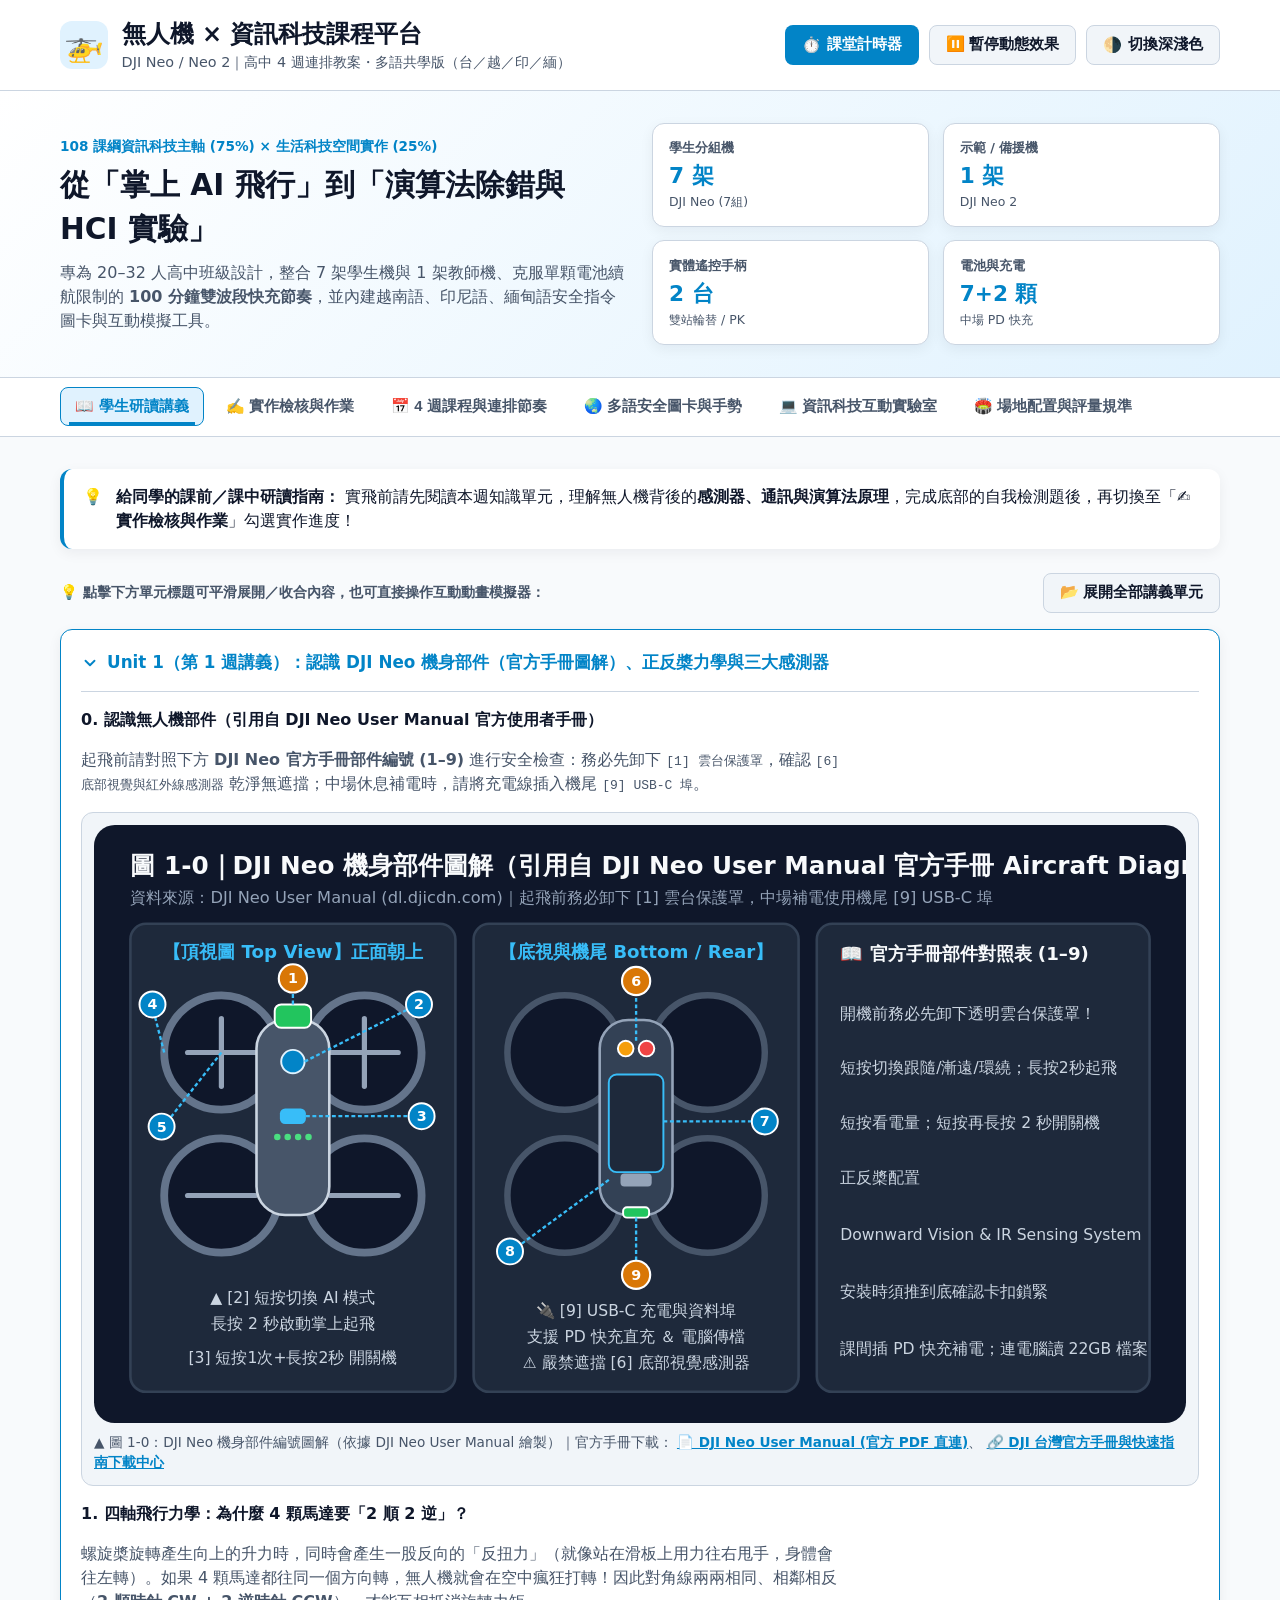
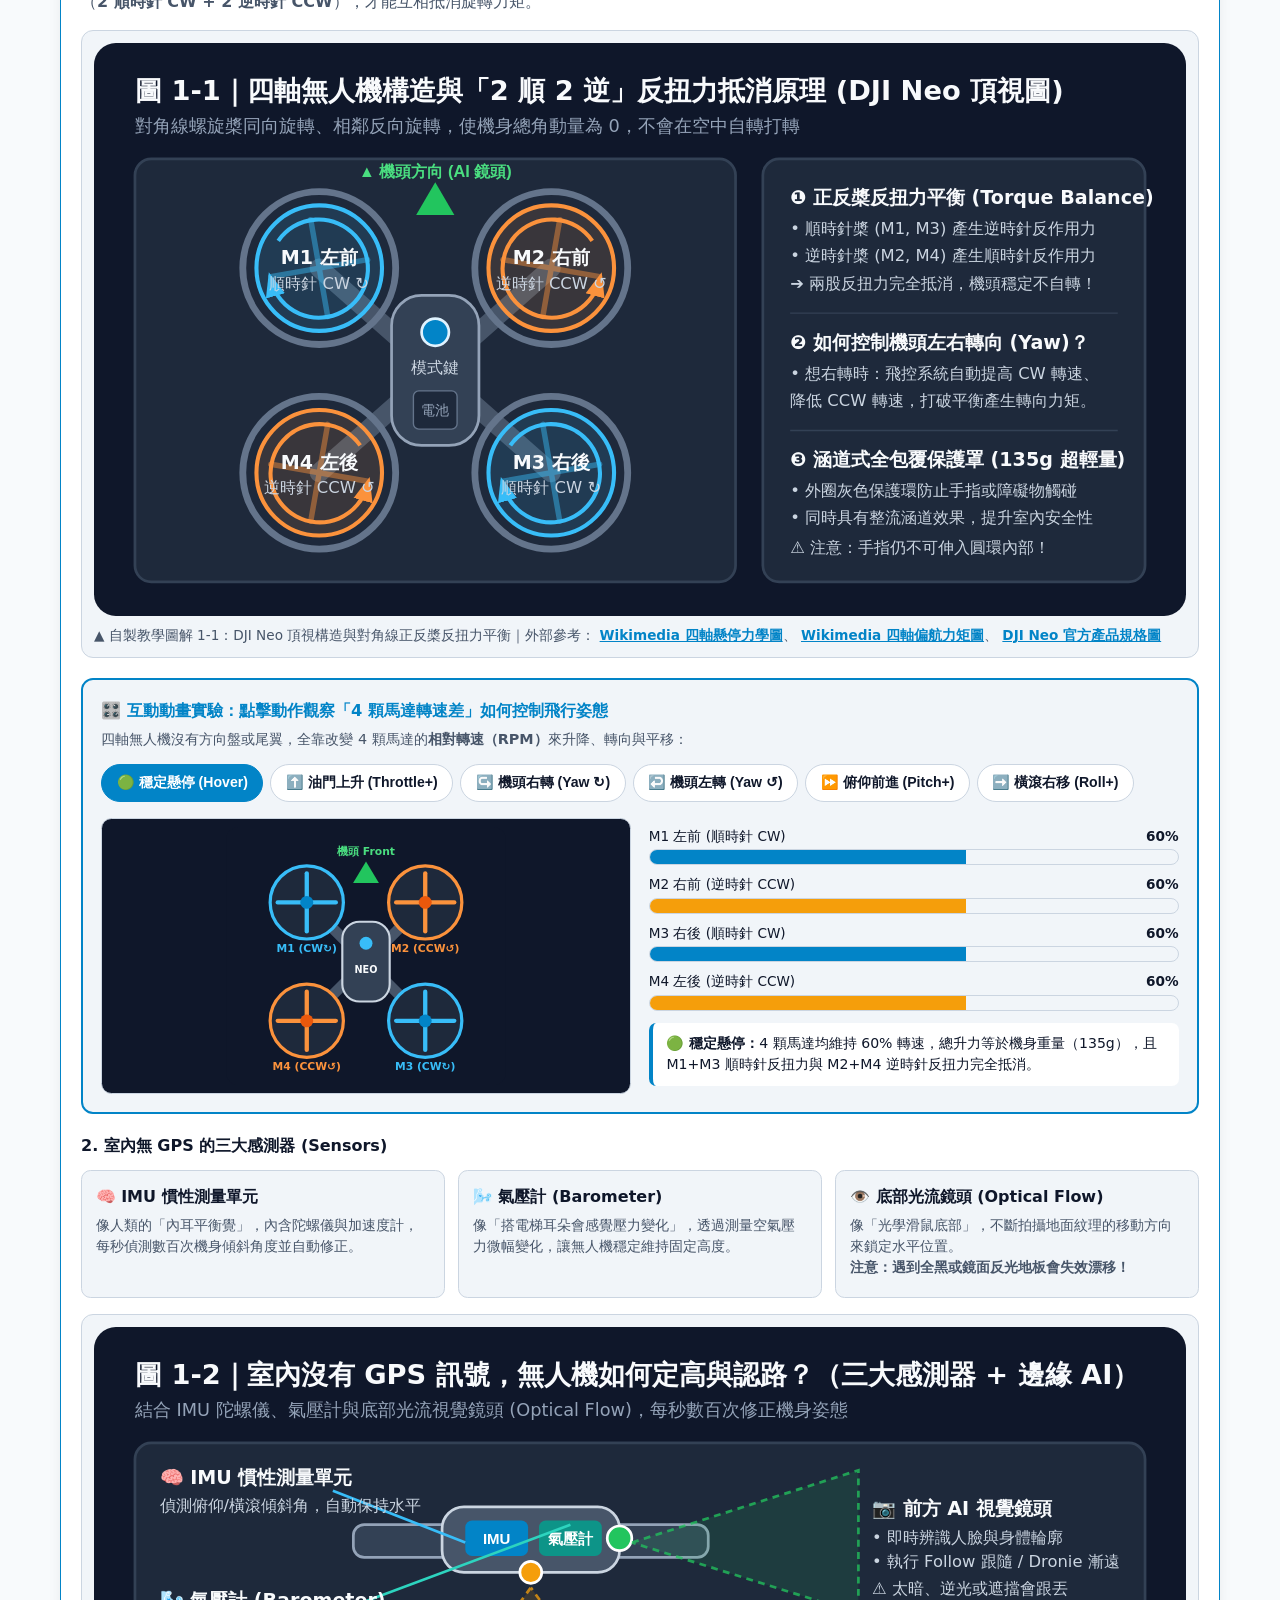
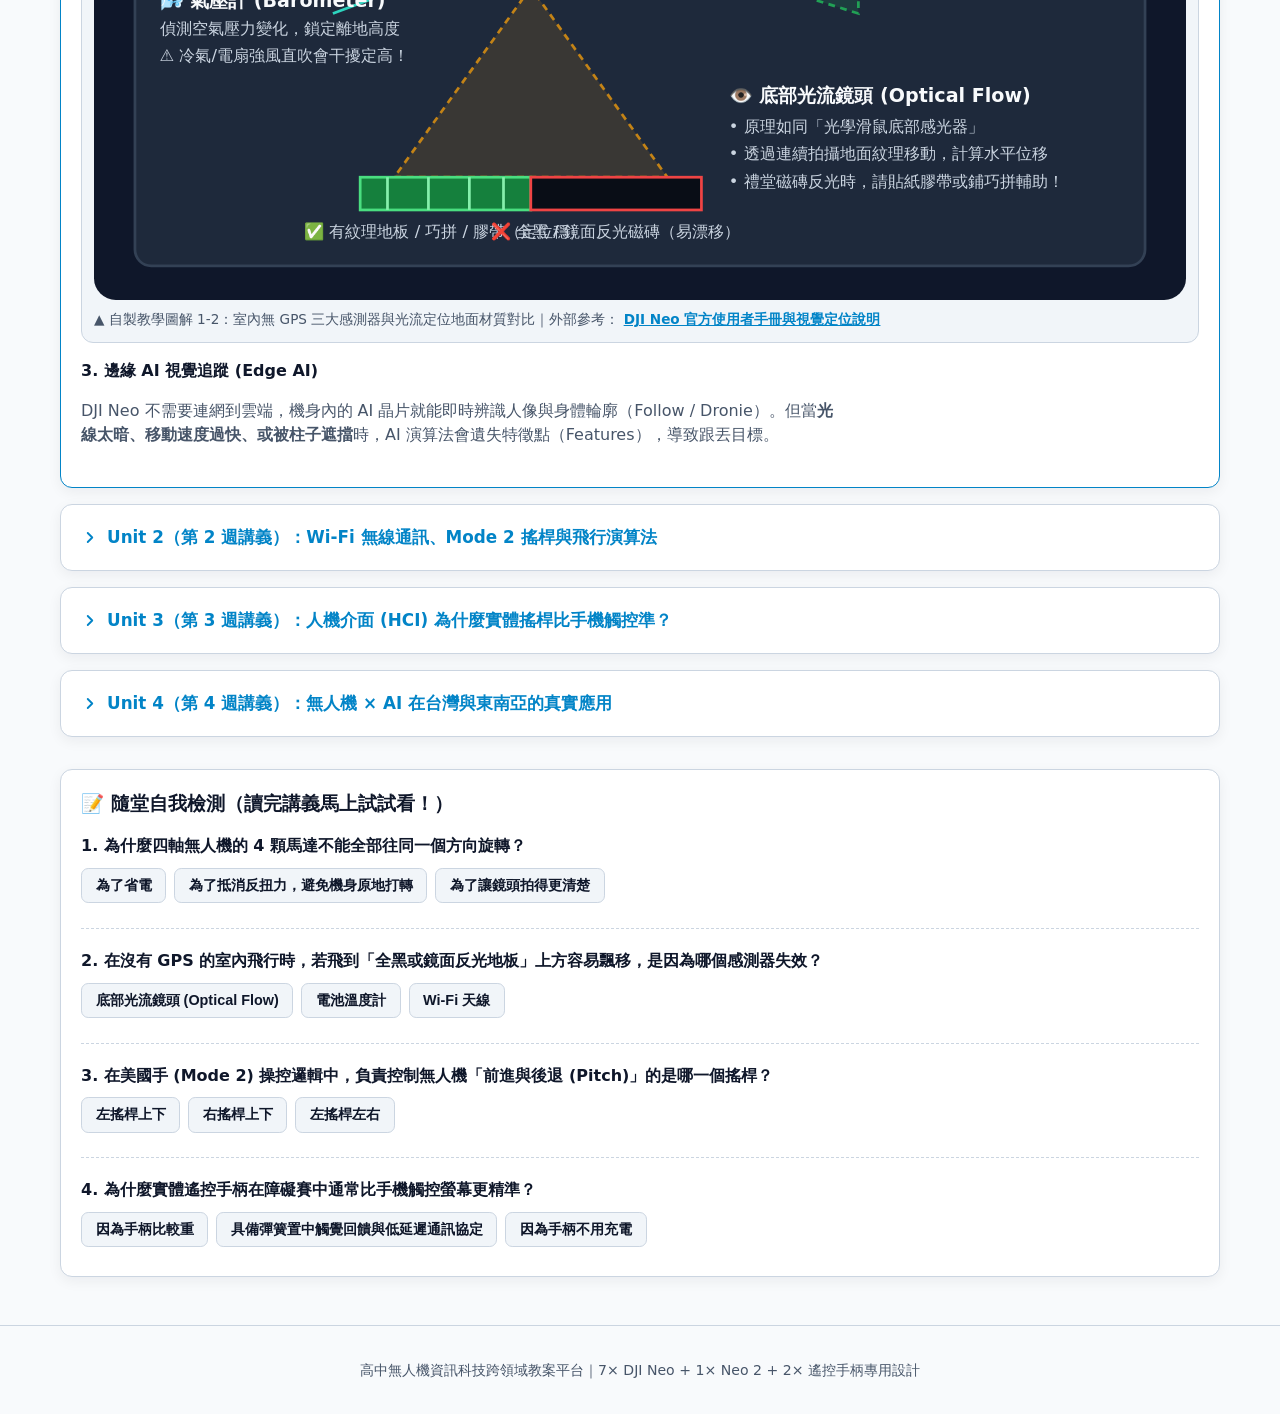
<file: index.html>
<!DOCTYPE html>
<html lang="zh-Hant">
<head>
  <meta charset="UTF-8" />
  <meta name="viewport" content="width=device-width, initial-scale=1.0" />
  <title>無人機 × 資訊科技｜4 週高中跨文化課程網站</title>
  <link rel="stylesheet" href="website/styles.css" />
</head>
<body>
  <a href="#main-content" class="skip-link">跳至主要內容 (Skip to main content)</a>

  <header class="site-header">
    <div class="container header-inner">
      <div class="brand">
        <span class="brand-badge" aria-hidden="true">🚁</span>
        <div>
          <h1 class="site-title">無人機 × 資訊科技課程平台</h1>
          <p class="site-subtitle">DJI Neo / Neo 2｜高中 4 週連排教案・多語共學版（台／越／印／緬）</p>
        </div>
      </div>

      <div class="header-actions">
        <button type="button" id="open-timer-btn" class="btn btn-primary">
          <span aria-hidden="true">⏱️</span> 課堂計時器
        </button>
        <button type="button" id="motion-toggle-btn" class="btn btn-secondary">
          ⏸️ 暫停動態效果
        </button>
        <button type="button" id="theme-toggle-btn" class="btn btn-secondary" aria-pressed="false">
          <span aria-hidden="true">🌗</span> <span class="theme-label">切換深淺色</span>
        </button>
      </div>
    </div>
  </header>

  <section class="hero" aria-label="課程資源總覽">
    <div class="container">
      <div class="hero-grid">
        <div class="hero-copy">
          <span class="eyebrow">108 課綱資訊科技主軸 (75%) × 生活科技空間實作 (25%)</span>
          <h2>從「掌上 AI 飛行」到「演算法除錯與 HCI 實驗」</h2>
          <p>
            專為 20–32 人高中班級設計，整合 7 架學生機與 1 架教師機、克服單顆電池續航限制的
            <strong>100 分鐘雙波段快充節奏</strong>，並內建越南語、印尼語、緬甸語安全指令圖卡與互動模擬工具。
          </p>
        </div>

        <dl class="stats-grid" aria-label="教室硬體配置">
          <div class="stat-card">
            <dt>學生分組機</dt>
            <dd>7 架 <small>DJI Neo (7組)</small></dd>
          </div>
          <div class="stat-card">
            <dt>示範 / 備援機</dt>
            <dd>1 架 <small>DJI Neo 2</small></dd>
          </div>
          <div class="stat-card">
            <dt>實體遙控手柄</dt>
            <dd>2 台 <small>雙站輪替 / PK</small></dd>
          </div>
          <div class="stat-card">
            <dt>電池與充電</dt>
            <dd>7+2 顆 <small>中場 PD 快充</small></dd>
          </div>
        </dl>
      </div>
    </div>
  </section>

  <nav class="tab-nav-wrapper" aria-label="課程單元導覽">
    <div class="container">
      <div class="tablist" role="tablist" aria-label="課程功能分頁">
        <button type="button" role="tab" id="tab-study" aria-selected="true" aria-controls="panel-study" tabindex="0">
          📖 學生研讀講義
        </button>
        <button type="button" role="tab" id="tab-homework" aria-selected="false" aria-controls="panel-homework" tabindex="-1">
          ✍️ 實作檢核與作業
        </button>
        <button type="button" role="tab" id="tab-curriculum" aria-selected="false" aria-controls="panel-curriculum" tabindex="-1">
          📅 4 週課程與連排節奏
        </button>
        <button type="button" role="tab" id="tab-multilingual" aria-selected="false" aria-controls="panel-multilingual" tabindex="-1">
          🌏 多語安全圖卡與手勢
        </button>
        <button type="button" role="tab" id="tab-lab" aria-selected="false" aria-controls="panel-lab" tabindex="-1">
          💻 資訊科技互動實驗室
        </button>
        <button type="button" role="tab" id="tab-arena" aria-selected="false" aria-controls="panel-arena" tabindex="-1">
          🏟️ 場地配置與評量規準
        </button>
      </div>
    </div>
  </nav>

  <main id="main-content" class="container main-content">
    <!-- TAB 0: 學生研讀講義 -->
    <section id="panel-study" role="tabpanel" aria-labelledby="tab-study" class="tab-panel">
      <div class="callout callout-info">
        <span aria-hidden="true">💡</span>
        <div>
          <strong>給同學的課前／課中研讀指南：</strong>
          實飛前請先閱讀本週知識單元，理解無人機背後的<strong>感測器、通訊與演算法原理</strong>，完成底部的自我檢測題後，再切換至「<strong>✍️ 實作檢核與作業</strong>」勾選實作進度！
        </div>
      </div>

      <div class="study-toolbar">
        <span class="study-toolbar-hint">💡 點擊下方單元標題可平滑展開／收合內容，也可直接操作互動動畫模擬器：</span>
        <button type="button" id="toggle-all-units-btn" class="btn btn-secondary" commandfor="study-accordion" command="--toggle-all" aria-expanded="false">
          <span class="expand">📂 展開全部講義單元</span>
          <span class="collapse">📁 收合全部講義單元</span>
        </button>
      </div>

      <div class="study-grid" id="study-accordion" aria-label="4 週課程研讀講義單元">
        <details class="study-unit" open>
          <summary>Unit 1（第 1 週講義）：認識 DJI Neo 機身部件（官方手冊圖解）、正反槳力學與三大感測器</summary>
          <div class="study-body">
            <h4>0. 認識無人機部件（引用自 DJI Neo User Manual 官方使用者手冊）</h4>
            <p>
              起飛前請對照下方 <strong>DJI Neo 官方手冊部件編號 (1–9)</strong> 進行安全檢查：務必先卸下 <code>[1] 雲台保護罩</code>，確認 <code>[6] 底部視覺與紅外線感測器</code> 乾淨無遮擋；中場休息補電時，請將充電線插入機尾 <code>[9] USB-C 埠</code>。
            </p>
            <figure class="study-figure">
              <img src="website/assets/05_dji_neo_manual_diagram.svg" alt="DJI Neo 官方使用者手冊 Aircraft Diagram 機身頂視與底視部件 1 至 9 號圖解" width="840" height="460" fetchpriority="high" />
              <figcaption>
                ▲ 圖 1-0：DJI Neo 機身部件編號圖解（依據 DJI Neo User Manual 繪製）｜官方手冊下載：
                <a href="https://dl.djicdn.com/downloads/DJI_Neo/DJI_Neo_User_Manual_en.pdf" target="_blank" rel="noopener noreferrer">📄 DJI Neo User Manual (官方 PDF 直連)</a>、
                <a href="https://www.dji.com/tw/neo/downloads" target="_blank" rel="noopener noreferrer">🔗 DJI 台灣官方手冊與快速指南下載中心</a>
              </figcaption>
            </figure>

            <h4>1. 四軸飛行力學：為什麼 4 顆馬達要「2 順 2 逆」？</h4>
            <p>
              螺旋槳旋轉產生向上的升力時，同時會產生一股反向的「反扭力」（就像站在滑板上用力往右甩手，身體會往左轉）。如果 4 顆馬達都往同一個方向轉，無人機就會在空中瘋狂打轉！因此對角線兩兩相同、相鄰相反（<strong>2 順時針 CW + 2 逆時針 CCW</strong>），才能互相抵消旋轉力矩。
            </p>
            <figure class="study-figure">
              <img src="website/assets/01_quadcopter_torque.svg" alt="四軸無人機頂視構造與2順2逆反扭力抵消原理圖解" width="800" height="420" loading="lazy" />
              <figcaption>
                ▲ 自製教學圖解 1-1：DJI Neo 頂視構造與對角線正反槳反扭力平衡｜外部參考：
                <a href="https://commons.wikimedia.org/wiki/File:Quadrotorhover.svg" target="_blank" rel="noopener noreferrer">Wikimedia 四軸懸停力學圖</a>、
                <a href="https://commons.wikimedia.org/wiki/File:Quadrotoryaw.svg" target="_blank" rel="noopener noreferrer">Wikimedia 四軸偏航力矩圖</a>、
                <a href="https://www.dji.com/tw/neo" target="_blank" rel="noopener noreferrer">DJI Neo 官方產品規格圖</a>
              </figcaption>
            </figure>

            <!-- 互動四軸正反槳與姿態動態模擬器 -->
            <div class="rotor-interactive-box" aria-label="四軸正反槳轉速與飛行姿態互動動畫">
              <div class="rotor-box-header">
                <h5>🎛️ 互動動畫實驗：點擊動作觀察「4 顆馬達轉速差」如何控制飛行姿態</h5>
                <p>四軸無人機沒有方向盤或尾翼，全靠改變 4 顆馬達的<strong>相對轉速（RPM）</strong>來升降、轉向與平移：</p>
              </div>
              <div class="maneuver-btns" role="group" aria-label="選擇飛行操控動作">
                <button type="button" class="chip active" data-maneuver="hover">🟢 穩定懸停 (Hover)</button>
                <button type="button" class="chip" data-maneuver="throttle-up">⬆️ 油門上升 (Throttle+)</button>
                <button type="button" class="chip" data-maneuver="yaw-right">↪️ 機頭右轉 (Yaw ↻)</button>
                <button type="button" class="chip" data-maneuver="yaw-left">↩️ 機頭左轉 (Yaw ↺)</button>
                <button type="button" class="chip" data-maneuver="pitch-fwd">⏩ 俯仰前進 (Pitch+)</button>
                <button type="button" class="chip" data-maneuver="roll-right">➡️ 橫滾右移 (Roll+)</button>
              </div>
              <div class="rotor-sim-grid">
                <div class="rotor-stage">
                  <svg id="live-quad-svg" viewBox="0 0 260 240" role="img" aria-label="四軸無人機即時轉速與姿態動畫">
                    <rect width="260" height="240" rx="12" fill="#0f172a" />
                    <g id="live-quad-frame" class="quad-frame-anim" data-state="hover">
                      <!-- Arms -->
                      <line x1="75" y1="70" x2="185" y2="180" stroke="#475569" stroke-width="10" stroke-linecap="round" />
                      <line x1="185" y1="70" x2="75" y2="180" stroke="#475569" stroke-width="10" stroke-linecap="round" />
                      <!-- Nose cone -->
                      <polygon points="130,32 118,52 142,52" fill="#22c55e" />
                      <text x="130" y="26" text-anchor="middle" fill="#4ade80" font-size="10" font-weight="700">機頭 Front</text>
                      <!-- M1 Front-Left (CW) -->
                      <g class="motor-node" id="motor-m1">
                        <circle cx="75" cy="70" r="34" fill="#1e293b" stroke="#38bdf8" stroke-width="3" />
                        <g class="live-prop prop-cw" id="prop-m1" style="transform-origin: 75px 70px;">
                          <line x1="48" y1="70" x2="102" y2="70" stroke="#38bdf8" stroke-width="4" stroke-linecap="round" />
                          <line x1="75" y1="43" x2="75" y2="97" stroke="#38bdf8" stroke-width="4" stroke-linecap="round" />
                        </g>
                        <circle cx="75" cy="70" r="6" fill="#0284c7" />
                        <text x="75" y="116" text-anchor="middle" fill="#38bdf8" font-size="10" font-weight="700">M1 (CW↻)</text>
                      </g>
                      <!-- M2 Front-Right (CCW) -->
                      <g class="motor-node" id="motor-m2">
                        <circle cx="185" cy="70" r="34" fill="#1e293b" stroke="#fb923c" stroke-width="3" />
                        <g class="live-prop prop-ccw" id="prop-m2" style="transform-origin: 185px 70px;">
                          <line x1="158" y1="70" x2="212" y2="70" stroke="#fb923c" stroke-width="4" stroke-linecap="round" />
                          <line x1="185" y1="43" x2="185" y2="97" stroke="#fb923c" stroke-width="4" stroke-linecap="round" />
                        </g>
                        <circle cx="185" cy="70" r="6" fill="#ea580c" />
                        <text x="185" y="116" text-anchor="middle" fill="#fb923c" font-size="10" font-weight="700">M2 (CCW↺)</text>
                      </g>
                      <!-- M4 Rear-Left (CCW) -->
                      <g class="motor-node" id="motor-m4">
                        <circle cx="75" cy="180" r="34" fill="#1e293b" stroke="#fb923c" stroke-width="3" />
                        <g class="live-prop prop-ccw" id="prop-m4" style="transform-origin: 75px 180px;">
                          <line x1="48" y1="180" x2="102" y2="180" stroke="#fb923c" stroke-width="4" stroke-linecap="round" />
                          <line x1="75" y1="153" x2="75" y2="207" stroke="#fb923c" stroke-width="4" stroke-linecap="round" />
                        </g>
                        <circle cx="75" cy="180" r="6" fill="#ea580c" />
                        <text x="75" y="226" text-anchor="middle" fill="#fb923c" font-size="10" font-weight="700">M4 (CCW↺)</text>
                      </g>
                      <!-- M3 Rear-Right (CW) -->
                      <g class="motor-node" id="motor-m3">
                        <circle cx="185" cy="180" r="34" fill="#1e293b" stroke="#38bdf8" stroke-width="3" />
                        <g class="live-prop prop-cw" id="prop-m3" style="transform-origin: 185px 180px;">
                          <line x1="158" y1="180" x2="212" y2="180" stroke="#38bdf8" stroke-width="4" stroke-linecap="round" />
                          <line x1="185" y1="153" x2="185" y2="207" stroke="#38bdf8" stroke-width="4" stroke-linecap="round" />
                        </g>
                        <circle cx="185" cy="180" r="6" fill="#0284c7" />
                        <text x="185" y="226" text-anchor="middle" fill="#38bdf8" font-size="10" font-weight="700">M3 (CW↻)</text>
                      </g>
                      <!-- Center Fuselage -->
                      <rect x="108" y="88" width="44" height="74" rx="16" fill="#334155" stroke="#cbd5e1" stroke-width="2" />
                      <circle cx="130" cy="108" r="6" fill="#38bdf8" />
                      <text x="130" y="136" text-anchor="middle" fill="#f8fafc" font-size="9" font-weight="700">NEO</text>
                    </g>
                  </svg>
                </div>
                <div class="rotor-telemetry">
                  <div class="rpm-bars">
                    <div class="rpm-row">
                      <div class="rpm-label"><span>M1 左前 (順時針 CW)</span><strong id="rpm-val-m1">60%</strong></div>
                      <div class="bar-track"><div class="bar-fill bar-ctrl" id="rpm-bar-m1" style="inline-size: 60%"></div></div>
                    </div>
                    <div class="rpm-row">
                      <div class="rpm-label"><span>M2 右前 (逆時針 CCW)</span><strong id="rpm-val-m2">60%</strong></div>
                      <div class="bar-track"><div class="bar-fill bar-app" id="rpm-bar-m2" style="inline-size: 60%"></div></div>
                    </div>
                    <div class="rpm-row">
                      <div class="rpm-label"><span>M3 右後 (順時針 CW)</span><strong id="rpm-val-m3">60%</strong></div>
                      <div class="bar-track"><div class="bar-fill bar-ctrl" id="rpm-bar-m3" style="inline-size: 60%"></div></div>
                    </div>
                    <div class="rpm-row">
                      <div class="rpm-label"><span>M4 左後 (逆時針 CCW)</span><strong id="rpm-val-m4">60%</strong></div>
                      <div class="bar-track"><div class="bar-fill bar-app" id="rpm-bar-m4" style="inline-size: 60%"></div></div>
                    </div>
                  </div>
                  <p id="maneuver-explain" class="maneuver-explain" aria-live="polite">
                    <strong>🟢 穩定懸停：</strong>4 顆馬達均維持 60% 轉速，總升力等於機身重量（135g），且 M1+M3 順時針反扭力與 M2+M4 逆時針反扭力完全抵消。
                  </p>
                </div>
              </div>
            </div>

            <h4>2. 室內無 GPS 的三大感測器 (Sensors)</h4>
            <div class="concept-cards">
              <div class="concept-card">
                <strong>🧠 IMU 慣性測量單元</strong>
                <p>像人類的「內耳平衡覺」，內含陀螺儀與加速度計，每秒偵測數百次機身傾斜角度並自動修正。</p>
              </div>
              <div class="concept-card">
                <strong>🌬️ 氣壓計 (Barometer)</strong>
                <p>像「搭電梯耳朵會感覺壓力變化」，透過測量空氣壓力微幅變化，讓無人機穩定維持固定高度。</p>
              </div>
              <div class="concept-card">
                <strong>👁️ 底部光流鏡頭 (Optical Flow)</strong>
                <p>像「光學滑鼠底部」，不斷拍攝地面紋理的移動方向來鎖定水平位置。<strong>注意：遇到全黑或鏡面反光地板會失效漂移！</strong></p>
              </div>
            </div>
            <figure class="study-figure">
              <img src="website/assets/02_sensors_optical_flow.svg" alt="無人機側面構造、IMU、氣壓計、前方AI鏡頭與底部光流感測器原理圖" width="800" height="420" loading="lazy" />
              <figcaption>
                ▲ 自製教學圖解 1-2：室內無 GPS 三大感測器與光流定位地面材質對比｜外部參考：
                <a href="https://www.dji.com/tw/support/product/neo" target="_blank" rel="noopener noreferrer">DJI Neo 官方使用者手冊與視覺定位說明</a>
              </figcaption>
            </figure>

            <h4>3. 邊緣 AI 視覺追蹤 (Edge AI)</h4>
            <p>
              DJI Neo 不需要連網到雲端，機身內的 AI 晶片就能即時辨識人像與身體輪廓（Follow / Dronie）。但當<strong>光線太暗、移動速度過快、或被柱子遮擋</strong>時，AI 演算法會遺失特徵點（Features），導致跟丟目標。
            </p>
          </div>
        </details>

        <details class="study-unit">
          <summary>Unit 2（第 2 週講義）：Wi-Fi 無線通訊、Mode 2 搖桿與飛行演算法</summary>
          <div class="study-body">
            <h4>1. 無線通訊：2.4GHz vs. 5.8GHz 的選擇</h4>
            <ul>
              <li><strong>2.4GHz 頻段</strong>：波長較長、穿透力好，但教室內 7 台飛機加上 30 支手機同時開啟 Wi-Fi / 藍牙時，頻道容易擁擠產生延遲。</li>
              <li><strong>5.8GHz 頻段</strong>：可用頻道較寬、抗干擾與即時圖傳速度較快，適合近距離室內穩定控制。</li>
            </ul>

            <h4>2. 美國手 (Mode 2) 空間四軸控制圖解</h4>
            <div class="stick-grid">
              <div class="stick-box">
                <strong>🕹️ 左搖桿 (Left Stick)</strong>
                <p>⬆️⬇️ 上下推：<strong>油門 Throttle</strong>（上升 / 下降）</p>
                <p>⬅️➡️ 左右推：<strong>偏航 Yaw</strong>（機頭左轉 / 右轉）</p>
              </div>
              <div class="stick-box">
                <strong>🕹️ 右搖桿 (Right Stick)</strong>
                <p>⬆️⬇️ 上下推：<strong>俯仰 Pitch</strong>（前進 / 後退）</p>
                <p>⬅️➡️ 左右推：<strong>橫滾 Roll</strong>（向左平移 / 向右平移）</p>
              </div>
            </div>
            <figure class="study-figure">
              <img src="website/assets/03_mode2_sticks_axes.svg" alt="美國手 Mode 2 左搖桿與右搖桿空間四軸操控方向圖解" width="800" height="420" fetchpriority="low" loading="lazy" />
              <figcaption>
                ▲ 自製教學圖解 2-1：美國手 (Mode 2) 雙搖桿四動作圖解｜外部參考：
                <a href="https://commons.wikimedia.org/wiki/File:Flight_dynamics_with_text.svg" target="_blank" rel="noopener noreferrer">Wikimedia 飛行器三軸姿態 (Pitch / Roll / Yaw) 圖解</a>
              </figcaption>
            </figure>

            <div class="ext-ref-grid">
              <figure class="study-figure ext-figure">
                <img src="https://commons.wikimedia.org/wiki/Special:FilePath/Flight_dynamics_with_text.svg" alt="Wikimedia Commons 飛行器三軸姿態 Pitch Roll Yaw 參考圖" width="420" height="280" fetchpriority="low" loading="lazy" />
                <figcaption>🌐 外部維基圖資：飛行器三軸姿態 (Roll / Pitch / Yaw)</figcaption>
              </figure>
              <figure class="study-figure ext-figure">
                <img src="https://commons.wikimedia.org/wiki/Special:FilePath/Quadrotoryaw.svg" alt="Wikimedia Commons 四軸飛行器正反槳扭矩與偏航原理參考圖" width="420" height="280" fetchpriority="low" loading="lazy" />
                <figcaption>🌐 外部維基圖資：四軸正反槳推力與反扭力分佈</figcaption>
              </figure>
            </div>

            <h4>3. 飛行演算法與 Debug（除錯）</h4>
            <p>
              寫程式控制無人機飛正方形，需結合<strong>序列（Sequence）</strong>與<strong>迴圈（Loop: 重複 4 次前進+右轉）</strong>。但真實世界有氣流與電量下降，因此需要加入<strong>條件判斷（IF 偏離 THEN 微調）</strong>並反覆測試參數，這就是工程上的 <strong>Debug（除錯）</strong>。
            </p>
          </div>
        </details>

        <details class="study-unit">
          <summary>Unit 3（第 3 週講義）：人機介面 (HCI) 為什麼實體搖桿比手機觸控準？</summary>
          <div class="study-body">
            <h4>1. 觸覺回饋 (Tactile Feedback) 與盲操作</h4>
            <p>
              手機玻璃螢幕是平的，沒有彈簧回正力量，飛手眼睛很容易在「看飛機」與「低頭找螢幕搖桿位置」之間分心；而實體遙控手柄（Controller）具備<strong>物理彈簧自動置中</strong>，只要手指放開就能瞬間煞車懸停，讓飛手能專注盯緊無人機。
            </p>
            <h4>2. 通訊協定與抗干擾差異</h4>
            <p>
              手機純靠一般 Wi-Fi 與飛機連線，容易受現場其他手機熱點干擾；實體遙控手柄則使用專用高抗干擾射頻協定與高增益天線，因此操作指令的「延遲（Latency）」更低、反應更即時。
            </p>
            <figure class="study-figure">
              <img src="website/assets/04_palm_takeoff_and_hci.svg" alt="掌上起降正確手掌平伸姿勢與手機觸控對比實體遙控手柄之HCI圖解" width="800" height="420" fetchpriority="low" loading="lazy" />
              <figcaption>
                ▲ 自製教學圖解 3-1：掌上起降安全姿勢 SOP 與人機介面 (HCI) 比較｜外部參考：
                <a href="https://www.dji.com/tw/neo" target="_blank" rel="noopener noreferrer">DJI Neo 掌上起降與多元操控方式官方展示</a>
              </figcaption>
            </figure>
          </div>
        </details>

        <details class="study-unit">
          <summary>Unit 4（第 4 週講義）：無人機 × AI 在台灣與東南亞的真實應用</summary>
          <div class="study-body">
            <ul>
              <li><strong>🌾 智慧農業與病蟲害 AI 辨識</strong>：在台灣茶園、稻田以及越南湄公河三角洲、印尼大型農園，無人機透過多光譜鏡頭與 AI 影像分析，精準找出缺水或染病作物，減少農藥浪費。</li>
              <li><strong>🏔️ 山區災害搜救與 3D 測繪</strong>：面對台灣或緬甸山區的地震、土石流，無人機可先飛入危險區域拍攝地形並即時建立 3D 地圖，協助救難隊規劃安全路線。</li>
              <li><strong>⚡ 基礎設施巡檢</strong>：取代人工攀爬高壓電塔或太陽能板，結合熱顯像儀自動偵測設備過熱異常點。</li>
            </ul>
          </div>
        </details>
      </div>

      <section class="quiz-box" aria-labelledby="quiz-heading">
        <h3 id="quiz-heading">📝 隨堂自我檢測（讀完講義馬上試試看！）</h3>
        <div id="quiz-container" class="quiz-list"></div>
      </section>
    </section>

    <!-- TAB 0.5: 每週實作檢核與課後作業 -->
    <section id="panel-homework" role="tabpanel" aria-labelledby="tab-homework" class="tab-panel" hidden>
      <div class="callout callout-info">
        <span aria-hidden="true">✍️</span>
        <div>
          <strong>每週課堂實作闖關 ＆ 課後作業系統：</strong>
          請先透過下方<strong>「互動實作演練台」</strong>動手完成模擬操作，再勾選當堂實作任務並填寫課後作業（系統自動暫存於瀏覽器），完成後可一鍵複製或列印繳交！
        </div>
      </div>

      <!-- 學生互動實作演練台：起飛前 SOP 與掌上起降動畫闖關 -->
      <article class="sop-practice-card" aria-labelledby="sop-practice-title">
        <div class="sop-practice-header">
          <div>
            <h3 id="sop-practice-title">🛠️ 學生動手實作演練：DJI Neo 安全點檢 ＆ 掌上起降 SOP 動畫闖關</h3>
            <p class="lab-desc">實飛真機前，請依序點擊下方 4 個實作步驟按鈕，觀察右側無人機的動態變化並完成安全認證：</p>
          </div>
          <span id="sop-progress-badge" class="sim-step-badge">進度：0 / 4 完成</span>
        </div>

        <div class="sop-practice-grid">
          <div class="sop-steps-col" role="group" aria-label="起飛與補電實作步驟">
            <button type="button" class="sop-step-btn" data-sop-step="0">
              <span class="sop-step-num">Step 1</span>
              <span><strong>卸下 [1] 雲台保護罩</strong><small>點擊取下機頭透明保護蓋，釋放 AI 鏡頭</small></span>
            </button>
            <button type="button" class="sop-step-btn" data-sop-step="1">
              <span class="sop-step-num">Step 2</span>
              <span><strong>檢視 [6] 底部光流感測器</strong><small>確認下視鏡頭乾淨、地面具紋理不反光</small></span>
            </button>
            <button type="button" class="sop-step-btn" data-sop-step="2">
              <span class="sop-step-num">Step 3</span>
              <span><strong>長按 [2] 模式鍵 ➔ 五指平伸掌上起飛</strong><small>手掌如平底鍋平舉，觀察四槳旋轉升空</small></span>
            </button>
            <button type="button" class="sop-step-btn" data-sop-step="3">
              <span class="sop-step-num">Step 4</span>
              <span><strong>降落關機 ➔ 插入機尾 [9] USB-C 快充</strong><small>接上中央 PD 快充線，觀察電量燈號遞增動畫</small></span>
            </button>
            <div class="sop-actions-row">
              <button type="button" id="sop-sync-hw-btn" class="btn btn-primary" disabled>
                ✅ 已完成演練！一鍵同步勾選下方實作檢核表
              </button>
              <button type="button" id="sop-reset-btn" class="btn btn-secondary">重設演練</button>
            </div>
          </div>

          <div class="sop-stage-col">
            <svg id="sop-Interactive-svg" viewBox="0 0 360 230" role="img" aria-label="DJI Neo 實作點檢與掌上起降互動動畫圖">
              <rect width="360" height="230" rx="12" fill="#0f172a" />
              <!-- 地面紋理區 -->
              <rect x="30" y="195" width="300" height="16" rx="4" fill="#1e293b" stroke="#334155" />
              <g id="sop-floor-texture" opacity="0.25">
                <line x1="60" y1="195" x2="60" y2="211" stroke="#4ade80" stroke-width="2" />
                <line x1="110" y1="195" x2="110" y2="211" stroke="#4ade80" stroke-width="2" />
                <line x1="160" y1="195" x2="160" y2="211" stroke="#4ade80" stroke-width="2" />
                <line x1="210" y1="195" x2="210" y2="211" stroke="#4ade80" stroke-width="2" />
                <line x1="260" y1="195" x2="260" y2="211" stroke="#4ade80" stroke-width="2" />
                <line x1="300" y1="195" x2="300" y2="211" stroke="#4ade80" stroke-width="2" />
              </g>
              <!-- 光流掃描錐 -->
              <polygon id="sop-flow-cone" points="180,130 120,195 240,195" fill="rgba(245, 158, 11, 0.22)" stroke="#f59e0b" stroke-dasharray="4,4" opacity="0" />
              <!-- 平伸手掌圖示 -->
              <g id="sop-flat-palm" opacity="0" transform="translate(0, 10)">
                <rect x="115" y="152" width="130" height="10" rx="5" fill="#fcd34d" />
                <text x="180" y="176" text-anchor="middle" fill="#fcd34d" font-size="11" font-weight="700">🖐️ 五指併攏完全平伸托住</text>
              </g>
              <!-- USB-C PD 快充線動畫 -->
              <g id="sop-usb-cable" opacity="0">
                <path d="M 330 122 L 252 122" stroke="#22c55e" stroke-width="5" stroke-linecap="round" />
                <rect x="242" y="116" width="14" height="12" rx="3" fill="#4ade80" />
                <text x="295" y="108" text-anchor="middle" fill="#4ade80" font-size="11" font-weight="700">⚡ PD 快充輸入中</text>
              </g>
              <!-- 無人機本體群組 -->
              <g id="sop-drone-group" class="sop-drone-group">
                <!-- 左右涵道保護罩 -->
                <rect x="95" y="108" width="58" height="18" rx="6" fill="#334155" stroke="#94a3b8" stroke-width="2" />
                <rect x="207" y="108" width="58" height="18" rx="6" fill="#334155" stroke="#94a3b8" stroke-width="2" />
                <!-- 旋轉槳葉 -->
                <line id="sop-blade-l" class="sop-blade" x1="104" y1="104" x2="144" y2="104" stroke="#38bdf8" stroke-width="3.5" stroke-linecap="round" />
                <line id="sop-blade-r" class="sop-blade" x1="216" y1="104" x2="256" y2="104" stroke="#fb923c" stroke-width="3.5" stroke-linecap="round" />
                <!-- 中央機身 -->
                <rect x="138" y="98" width="84" height="34" rx="12" fill="#475569" stroke="#e2e8f0" stroke-width="2" />
                <!-- [1] 前方雲台鏡頭 -->
                <circle cx="144" cy="115" r="7" fill="#22c55e" stroke="#fff" stroke-width="1.5" />
                <!-- [1] 透明雲台保護罩 (Step 1 卸下動畫) -->
                <g id="sop-gimbal-cover" class="sop-gimbal-cover">
                  <rect x="128" y="102" width="24" height="26" rx="6" fill="rgba(56, 189, 248, 0.35)" stroke="#38bdf8" stroke-width="2" stroke-dasharray="3,2" />
                  <text x="140" y="95" text-anchor="middle" fill="#38bdf8" font-size="10" font-weight="700">[1] 雲台罩</text>
                </g>
                <!-- [3] 4顆電量指示燈 -->
                <circle class="sop-led" cx="166" cy="115" r="3" fill="#4ade80" />
                <circle class="sop-led" cx="176" cy="115" r="3" fill="#4ade80" />
                <circle class="sop-led" cx="186" cy="115" r="3" fill="#334155" />
                <circle class="sop-led" cx="196" cy="115" r="3" fill="#334155" />
                <!-- [6] 底部光流鏡頭 -->
                <circle id="sop-bottom-sensor" cx="180" cy="132" r="5" fill="#f59e0b" stroke="#fff" stroke-width="1.2" />
                <!-- [9] 機尾 USB-C 埠 -->
                <rect id="sop-usbc-port" x="218" y="111" width="6" height="10" rx="2" fill="#22c55e" />
              </g>
              <text id="sop-stage-caption" x="180" y="32" text-anchor="middle" fill="#f8fafc" font-size="12.5" font-weight="700">
                👆 請點擊左側 Step 1 開始起飛前安全實作！
              </text>
            </svg>
          </div>
        </div>
      </article>

      <form id="homework-form" action="#panel-homework" method="POST" class="hw-form" novalidate>
        <fieldset class="hw-fieldset">
          <legend>1. 選擇課程週次與填寫組別資料</legend>

          <div class="form-group">
            <span class="field-label" id="week-radio-label">選擇要檢核／繳交的週次（必選）：</span>
            <div class="radio-cards" role="radiogroup" aria-labelledby="week-radio-label">
              <label class="radio-card">
                <input type="radio" name="hw_week" value="w1" checked />
                <span><strong>第 1 週</strong><small>感測器與掌上 AI</small></span>
              </label>
              <label class="radio-card">
                <input type="radio" name="hw_week" value="w2" />
                <span><strong>第 2 週</strong><small>Wi-Fi 與飛行演算法</small></span>
              </label>
              <label class="radio-card">
                <input type="radio" name="hw_week" value="w3" />
                <span><strong>第 3 週</strong><small>HCI 實驗與賽道設計</small></span>
              </label>
              <label class="radio-card">
                <input type="radio" name="hw_week" value="w4" />
                <span><strong>第 4 週</strong><small>綜合挑戰賽與提案</small></span>
              </label>
            </div>
          </div>

          <div class="hw-meta-grid">
            <div class="form-group">
              <label for="hw-group">組別編號 (1–7 組，必填)</label>
              <input type="text" id="hw-group" name="group_id" inputmode="numeric" pattern="[1-8]" maxlength="1" required aria-describedby="hw-group-hint" />
              <span id="hw-group-hint" class="field-hint">請輸入數字 1 至 7（對應無人機 #01–#07）</span>
            </div>

            <div class="form-group">
              <label for="hw-name">填表代表／學生姓名 (必填)</label>
              <input type="text" id="hw-name" name="student_name" autocomplete="name" maxlength="80" required aria-describedby="hw-name-hint" />
              <span id="hw-name-hint" class="field-hint">支援中、英、越、印、緬文姓名輸入</span>
            </div>
          </div>
        </fieldset>

        <fieldset class="hw-fieldset">
          <legend id="hw-checklist-legend">2. 🛠️ 第 1 週課堂實作闖關檢核（當堂完成打勾）</legend>
          <div id="hw-checklist-box" class="hw-checklist"></div>
        </fieldset>

        <fieldset class="hw-fieldset">
          <legend id="hw-prompt-legend">3. 📝 第 1 週課後延伸作業（Take-Home Assignment）</legend>
          <div class="form-group">
            <label for="hw-answer" id="hw-question-label">課後作業作答區（必填）：</label>
            <p id="hw-question-desc" class="field-hint hw-prompt-text"></p>
            <textarea id="hw-answer" name="homework_answer" rows="4" maxlength="1000" required aria-describedby="hw-question-desc"></textarea>
          </div>
        </fieldset>

        <div class="hw-actions">
          <button type="submit" id="hw-submit-btn" class="btn btn-primary">產生並儲存本週作業單</button>
          <button type="button" id="hw-copy-btn" class="btn btn-secondary">📋 複製作業內容</button>
          <button type="button" id="hw-print-btn" class="btn btn-secondary">🖨️ 列印 / 存成 PDF</button>
        </div>
        <p id="hw-status" class="hw-status" aria-live="polite"></p>
      </form>

      <output id="hw-output" class="hw-output" for="hw-group hw-name hw-answer" hidden></output>
    </section>

    <!-- TAB 1: 4 週課程 -->
    <section id="panel-curriculum" role="tabpanel" aria-labelledby="tab-curriculum" class="tab-panel" hidden>
      <div class="callout callout-info">
        <span aria-hidden="true">⚡</span>
        <div>
          <strong>100 分鐘連排「雙波段補電」黃金節奏：</strong>
          理論準備 (25m) ➔ 第一波實飛 (12–15m) ➔ <strong>下課 10m + 討論 15m 集體 Type-C 快充 (共 25m)</strong> ➔ 第二波實飛 (15m) ➔ 總結收機 (10m)。
        </div>
      </div>

      <div class="weeks-grid">
        <article class="week-card">
          <div class="week-header">
            <span class="week-badge">Week 1</span>
            <h3>嵌入式感測器與邊緣 AI 視覺追蹤</h3>
          </div>
          <p class="week-focus"><strong>資訊核心：</strong>IMU、氣壓計、底部光流定位 (Optical Flow)、邊緣 AI 辨識極限</p>
          <ul class="timeline-list">
            <li><span>00–25m</span><div>四角色分配（每 10 分鐘輪替）＋ 多語安全手勢練習 ＋ 構造解剖</div></li>
            <li><span>25–38m</span><div><strong>實飛 1：</strong>無遙控掌上起降 ＋ Follow / Dronie AI 模式初體驗</div></li>
            <li><span>38–63m</span><div><strong>充電 25m：</strong>下課補電 ＋ 設計 3 項 AI 追蹤極限變因（速度/遮擋/暗處）</div></li>
            <li><span>63–78m</span><div><strong>實飛 2：</strong>執行 AI 極限測試並記錄跟丟條件</div></li>
            <li><span>78–100m</span><div>數據彙整：為何光流怕全黑或純白反光地面？</div></li>
          </ul>
          <div class="week-deliverables">
            <p><strong>🛠️ 當堂實作：</strong>(1) 卸下 <code>[1] 雲台罩</code> 與全員掌上起降 1 次；(2) 測試 3 項 AI 追蹤極限變因；(3) <code>[9] USB-C</code> 中場補電。</p>
            <p><strong>📝 課後作業：</strong>找出校園中 1 個「適合光流定位」與 1 個「會導致光流漂移」的地面材質並說明原因；手機安裝 DJI Fly App。</p>
          </div>
        </article>

        <article class="week-card">
          <div class="week-header">
            <span class="week-badge">Week 2</span>
            <h3>無線通訊架構與飛行演算法</h3>
          </div>
          <p class="week-focus"><strong>資訊核心：</strong>2.4GHz vs 5.8GHz Wi-Fi 干擾、空間四軸變數、虛擬碼與 Debug</p>
          <ul class="timeline-list">
            <li><span>00–25m</span><div>Wi-Fi SSID 防連錯配對 ＋ Mode 2 四動作（Throttle/Yaw/Pitch/Roll）</div></li>
            <li><span>25–38m</span><div><strong>實飛 1：</strong>手機虛擬搖桿懸停 10 秒 ＋ 原地升降與 90° 轉向手感練習</div></li>
            <li><span>38–65m</span><div><strong>充電 25m：</strong>編寫正方形巡航虛擬碼（含 <code>REPEAT 4</code> 與 <code>IF</code> 修正）</div></li>
            <li><span>65–82m</span><div><strong>實飛 2：</strong>演算法驗證、參數 Debug 修改秒數 ＋ 低空穿框</div></li>
            <li><span>82–100m</span><div>討論觸控介面無置中回饋造成的軌跡誤差</div></li>
          </ul>
          <div class="week-deliverables">
            <p><strong>🛠️ 當堂實作：</strong>(1) 正確配對專屬編號 Wi-Fi；(2) 依正方形虛擬碼實飛 2 次並 Debug 秒數；(3) 低空穿越 80cm 門框。</p>
            <p><strong>📝 課後作業：</strong>使用網站「演算法模擬器」記錄 15° 偏航修正前後誤差；推論電池 100% 與 25% 對相同秒數飛行距離的影響。</p>
          </div>
        </article>

        <article class="week-card">
          <div class="week-header">
            <span class="week-badge">Week 3</span>
            <h3>人機介面 (HCI) 量化實驗與賽道工程</h3>
          </div>
          <p class="week-focus"><strong>資訊核心：</strong>觸控虛擬搖桿 vs 實體遙控手柄延遲比較、系統整合測試</p>
          <ul class="timeline-list">
            <li><span>00–20m</span><div>HCI 對照實驗規則說明（2 台手柄預綁定 <code>#01/#02</code> 人換機不換）</div></li>
            <li><span>20–45m</span><div><strong>實飛 1：</strong>A/B 雙站輪替飛「S 型繞標 + 降落」，記錄秒數與出界數</div></li>
            <li><span>45–72m</span><div><strong>充電＋分析：</strong>計算全班平均值 ＋ 搭建複合賽道（呼拉圈/三角錐）</div></li>
            <li><span>72–88m</span><div><strong>實飛 2：</strong>賽道壓力測試與結構微調</div></li>
            <li><span>88–100m</span><div>公布第 4 週跨文化挑戰賽規則與電池全面充飽</div></li>
          </ul>
          <div class="week-deliverables">
            <p><strong>🛠️ 當堂實作：</strong>(1) 完成手機 vs. 實體手柄 S 型繞標計時與落點誤差測量；(2) 繪製草圖並搭建安全障礙賽道試飛。</p>
            <p><strong>📝 課後作業：</strong>用網站「HCI 計算機」算出手柄效率提升百分比；提交第 4 週決賽三階段飛手與多語觀察員分工策略單。</p>
          </div>
        </article>

        <article class="week-card">
          <div class="week-header">
            <span class="week-badge">Week 4</span>
            <h3>智慧無人機挑戰賽與成果發表</h3>
          </div>
          <p class="week-focus"><strong>資訊核心：</strong>多階段任務整合、數位影像偵察、AI 與農業/防災產業連結</p>
          <ul class="timeline-list">
            <li><span>00–15m</span><div>檢核與雙軌遙控手柄 PK 賽制說明（7 組分 4 輪極省電完成）</div></li>
            <li><span>15–40m</span><div><strong>正式賽：</strong>雙門穿越 ➔ 俯拍台/越/印/緬多語密碼牌 ➔ 同心圓降落</div></li>
            <li><span>40–70m</span><div>下課休息 ＋ 匯出 DJI Fly App 偵察影像 ＋ 製作 2 分鐘短講</div></li>
            <li><span>70–90m</span><div>各組上台展示影像與 Debug 歷程（鼓勵母語問候互動）</div></li>
            <li><span>90–100m</span><div>產業應用連結（台灣 × 東南亞智慧農業/救災）＋ 頒獎</div></li>
          </ul>
          <div class="week-deliverables">
            <p><strong>🛠️ 當堂實作：</strong>(1) 完成雙軌 PK 三階段接力賽；(2) 匯出清晰多語密碼牌偵察照；(3) 完成 2 分鐘團隊 Debug 成果發表。</p>
            <p><strong>📝 課後作業：</strong>撰寫 100 字「台灣／越南／印尼／緬甸無人機 × AI 解決家鄉問題」微型提案（含使用感測器與解決痛點）。</p>
          </div>
        </article>
      </div>
    </section>

    <!-- TAB 2: 多語安全圖卡 -->
    <section id="panel-multilingual" role="tabpanel" aria-labelledby="tab-multilingual" class="tab-panel" hidden>
      <div class="toolbar">
        <div class="filter-group" role="group" aria-label="篩選僑生母語顯示">
          <span class="filter-label">選擇顯示語言：</span>
          <button type="button" class="chip active" data-lang="all">全部顯示</button>
          <button type="button" class="chip" data-lang="vi">🇻🇳 越南語 (Tiếng Việt)</button>
          <button type="button" class="chip" data-lang="id">🇮🇩 印尼語 (Bahasa Indonesia)</button>
          <button type="button" class="chip" data-lang="my">🇲🇲 緬甸語 (မြန်မာ)</button>
        </div>
        <button type="button" id="print-cards-btn" class="btn btn-secondary">🖨️ 列印安全圖卡</button>
      </div>

      <h3 class="section-heading">一、 高頻安全與補電口令</h3>
      <div class="table-scroll">
        <table class="data-table" id="safety-table">
          <thead>
            <tr>
              <th scope="col">情境</th>
              <th scope="col">繁體中文</th>
              <th scope="col">English</th>
              <th scope="col" class="col-vi">越南語 Tiếng Việt</th>
              <th scope="col" class="col-id">印尼語 Indonesia</th>
              <th scope="col" class="col-my">緬甸語 မြန်မာ</th>
            </tr>
          </thead>
          <tbody>
            <tr>
              <td><strong>🛑 緊急停止</strong></td>
              <td>停！全部退後！</td>
              <td>STOP! Step back!</td>
              <td class="col-vi">Dừng lại! Lùi ra!</td>
              <td class="col-id">Berhenti! Mundur!</td>
              <td class="col-my">ရပ်ပါ! နောက်ဆုတ်!</td>
            </tr>
            <tr>
              <td><strong>🟢 確認淨空</strong></td>
              <td>周圍淨空！</td>
              <td>Area clear!</td>
              <td class="col-vi">Khu vực an toàn!</td>
              <td class="col-id">Area aman!</td>
              <td class="col-my">နေရာရှင်းပြီ!</td>
            </tr>
            <tr>
              <td><strong>🛫 準備起飛</strong></td>
              <td>我要起飛了！</td>
              <td>Taking off!</td>
              <td class="col-vi">Chuẩn bị cất cánh!</td>
              <td class="col-id">Siap lepas landas!</td>
              <td class="col-my">ပျံတက်မယ်!</td>
            </tr>
            <tr>
              <td><strong>🛬 準備降落</strong></td>
              <td>我要降落了！</td>
              <td>Landing!</td>
              <td class="col-vi">Chuẩn bị hạ cánh!</td>
              <td class="col-id">Siap mendarat!</td>
              <td class="col-my">ဆင်းသက်မယ်!</td>
            </tr>
            <tr>
              <td><strong>🔋 電量過低</strong></td>
              <td>電量不足，快降落！</td>
              <td>Low battery, land now!</td>
              <td class="col-vi">Pin yếu, hạ cánh ngay!</td>
              <td class="col-id">Baterai lemah, mendarat!</td>
              <td class="col-my">ဘက်ထရီနည်းပြီ ဆင်းပါ!</td>
            </tr>
            <tr>
              <td><strong>🔌 中場補電</strong></td>
              <td>關機去充電！</td>
              <td>Power off &amp; charge!</td>
              <td class="col-vi">Tắt máy và sạc pin!</td>
              <td class="col-id">Matikan dan isi daya!</td>
              <td class="col-my">စက်ပိတ်ပြီး အားသွင်းပါ!</td>
            </tr>
          </tbody>
        </table>
      </div>

      <h3 class="section-heading">二、 跨語言無聲安全手勢（7 機同飛噪音大時使用）</h3>
      <div class="gestures-grid">
        <div class="gesture-card">
          <span class="gesture-icon" aria-hidden="true">🙅</span>
          <h4>雙手頭頂交叉 X</h4>
          <p><strong>立刻降落 / 停止操作</strong><br>最高等級緊急停止手勢</p>
        </div>
        <div class="gesture-card">
          <span class="gesture-icon" aria-hidden="true">☝️</span>
          <h4>單手食指比 1 畫圈</h4>
          <p><strong>準備起飛</strong><br>確認組員都點頭後再起飛</p>
        </div>
        <div class="gesture-card">
          <span class="gesture-icon" aria-hidden="true">🖐️⬇️</span>
          <h4>手掌平伸往下壓</h4>
          <p><strong>降低高度</strong><br>提醒飛手超過 1.5m 限制</p>
        </div>
        <div class="gesture-card">
          <span class="gesture-icon" aria-hidden="true">🙌</span>
          <h4>雙手張開平推向外</h4>
          <p><strong>退後保持 1.5m</strong><br>請圍觀人員退至安全線外</p>
        </div>
        <div class="gesture-card">
          <span class="gesture-icon" aria-hidden="true">👍</span>
          <h4>拇指朝上</h4>
          <p><strong>場地淨空 / 成功</strong><br>任務確認與正向回饋</p>
        </div>
      </div>

      <h3 class="section-heading">三、 第 4 週偵察關卡：多語通關密碼牌</h3>
      <div class="passcode-grid">
        <div class="passcode-card">
          <span class="flag" aria-hidden="true">🇹🇼</span>
          <strong>你好，台灣！</strong>
          <span>WELCOME!</span>
          <code>Passcode: IT-TW01</code>
        </div>
        <div class="passcode-card">
          <span class="flag" aria-hidden="true">🇻🇳</span>
          <strong>XIN CHÀO!</strong>
          <span>你好（越南語）</span>
          <code>Passcode: IT-VN02</code>
        </div>
        <div class="passcode-card">
          <span class="flag" aria-hidden="true">🇮🇩</span>
          <strong>SELAMAT PAGI!</strong>
          <span>早安 / 你好（印尼語）</span>
          <code>Passcode: IT-ID03</code>
        </div>
        <div class="passcode-card">
          <span class="flag" aria-hidden="true">🇲🇲</span>
          <strong>မင်္ဂလာပါ!</strong>
          <span>你好（緬甸語）</span>
          <code>Passcode: IT-MM04</code>
        </div>
      </div>
    </section>

    <!-- TAB 3: 資訊科技互動實驗室 -->
    <section id="panel-lab" role="tabpanel" aria-labelledby="tab-lab" class="tab-panel" hidden>
      <div class="lab-grid">
        <!-- 互動工具 1: 演算法路徑模擬器 -->
        <article class="lab-card">
          <h3>🧭 第 2 週實驗：飛行演算法與除錯模擬器</h3>
          <p class="lab-desc">調整虛擬碼中的前進秒數、轉向與側風誤差，觀察「未修正」與「加入 <code>IF-ELSE</code> 修正」的軌跡差異。</p>

          <form id="algo-form" class="lab-controls">
            <div class="control-row">
              <label for="fwd-sec">前進時間 (Pitch 秒數): <strong id="fwd-sec-val">2.0s</strong></label>
              <input type="range" id="fwd-sec" min="1" max="4" step="0.5" value="2" />
            </div>
            <div class="control-row">
              <label for="drift-deg">室內氣流 / 觸控偏航誤差: <strong id="drift-deg-val">12°</strong></label>
              <input type="range" id="drift-deg" min="0" max="25" step="1" value="12" />
            </div>
            <div class="control-row checkbox-row">
              <input type="checkbox" id="enable-fix" />
              <label for="enable-fix">啟用 <code>IF 偏航 THEN 微調修正</code> 演算法補償</label>
            </div>
            <div class="sim-action-row">
              <button type="button" id="sim-play-btn" class="btn btn-primary">▶️ 播放動態飛行模擬</button>
              <span id="sim-step-badge" class="sim-step-badge">待命：可拖曳參數或點擊播放</span>
            </div>
          </form>

          <div class="algo-trace" id="algo-trace" aria-label="飛行演算法虛擬碼即時追蹤">
            <div class="trace-line" data-step="loop"><code>REPEAT 4 TIMES (迴圈執行第 <span id="trace-iter">1</span> / 4 邊):</code></div>
            <div class="trace-line" data-step="move"><code>  1. Pitch_Forward(t = <span id="trace-sec">2.0</span>s) // 直線推進</code></div>
            <div class="trace-line" data-step="turn"><code>  2. Yaw_Right(90° + 氣流誤差 <span id="trace-drift">12</span>°)</code></div>
            <div class="trace-line" data-step="fix"><code>  3. IF (IMU_偏航 &gt; 5°) THEN 逆向微調補償()</code></div>
          </div>

          <div class="sim-stage">
            <svg id="flight-svg" viewBox="0 0 320 240" role="img" aria-label="無人機正方形路徑演算法模擬圖">
              <defs>
                <pattern id="grid-bg" width="20" height="20" patternUnits="userSpaceOnUse">
                  <path d="M 20 0 L 0 0 0 20" fill="none" stroke="currentColor" stroke-opacity="0.1" stroke-width="1"/>
                </pattern>
              </defs>
              <rect width="320" height="240" fill="url(#grid-bg)" />
              <path id="ideal-path" d="" fill="none" stroke="#94a3b8" stroke-dasharray="5,5" stroke-width="2" />
              <path id="actual-path" d="" fill="none" stroke="#0284c7" stroke-width="3" stroke-linecap="round" stroke-linejoin="round" />
              <circle cx="80" cy="180" r="6" fill="#16a34a" />
              <text x="80" y="200" text-anchor="middle" font-size="11" fill="currentColor">起點/目標點</text>
              <circle id="end-dot" cx="80" cy="180" r="5" fill="#dc2626" />
              <!-- 動態飛行無人機圖示 -->
              <g id="sim-drone" transform="translate(80, 180) rotate(0)">
                <circle id="sim-fix-ring" cx="0" cy="0" r="14" fill="none" stroke="#22c55e" stroke-width="2.5" opacity="0" />
                <line x1="-8" y1="-8" x2="8" y2="8" stroke="#334155" stroke-width="2.5" />
                <line x1="8" y1="-8" x2="-8" y2="8" stroke="#334155" stroke-width="2.5" />
                <circle class="sim-rotor" cx="-8" cy="-8" r="4.5" fill="#38bdf8" fill-opacity="0.75" stroke="#0284c7" stroke-width="1.2" />
                <circle class="sim-rotor" cx="8" cy="-8" r="4.5" fill="#fb923c" fill-opacity="0.75" stroke="#ea580c" stroke-width="1.2" />
                <circle class="sim-rotor" cx="-8" cy="8" r="4.5" fill="#fb923c" fill-opacity="0.75" stroke="#ea580c" stroke-width="1.2" />
                <circle class="sim-rotor" cx="8" cy="8" r="4.5" fill="#38bdf8" fill-opacity="0.75" stroke="#0284c7" stroke-width="1.2" />
                <rect x="-4" y="-5" width="8" height="10" rx="3" fill="#0f172a" stroke="#f8fafc" stroke-width="1.2" />
                <polygon points="0,-12 -3.5,-6 3.5,-6" fill="#22c55e" />
              </g>
            </svg>
            <p id="sim-status" class="sim-status" aria-live="polite"></p>
          </div>
        </article>

        <!-- 互動工具 2: HCI 實驗數據統計 -->
        <article class="lab-card">
          <h3>📊 第 3 週實驗：手機 vs. 手柄 HCI 數據計算機</h3>
          <p class="lab-desc">課堂投影專用！輸入各組實驗秒數（逗號分隔），即時計算「手機觸控」與「實體遙控手柄」的平均耗時差異。</p>

          <div class="lab-controls">
            <div class="control-row">
              <label for="app-times">📱 手機 Wi-Fi 虛擬搖桿完成秒數（例：48, 52, 45, 60）</label>
              <input type="text" id="app-times" value="48, 55, 51, 62, 49" />
            </div>
            <div class="control-row">
              <label for="ctrl-times">🎮 實體遙控手柄完成秒數（例：32, 29, 35, 31）</label>
              <input type="text" id="ctrl-times" value="32, 29, 35, 31, 34" />
            </div>
            <button type="button" id="calc-hci-btn" class="btn btn-primary">計算全班平均數據</button>
          </div>

          <div class="hci-results" id="hci-results" aria-live="polite">
            <div class="bar-group">
              <div class="bar-label"><span>📱 手機 Wi-Fi 平均</span><strong id="app-avg-text">53.0 秒</strong></div>
              <div class="bar-track"><div class="bar-fill bar-app" id="app-bar" style="inline-size: 80%"></div></div>
            </div>
            <div class="bar-group">
              <div class="bar-label"><span>🎮 實體手柄平均</span><strong id="ctrl-avg-text">32.2 秒</strong></div>
              <div class="bar-track"><div class="bar-fill bar-ctrl" id="ctrl-bar" style="inline-size: 48%"></div></div>
            </div>
            <p class="hci-summary" id="hci-summary">實體遙控手柄平均快了 <strong>39.2%</strong>，顯示實體觸覺回饋與低延遲協定對精準操控有顯著幫助。</p>
          </div>
        </article>

        <!-- 互動工具 3 (學生親自動手實作 1): 積木式飛行演算法編程闖關 -->
        <article class="lab-card">
          <h3>🧩 學生動手實作 1：無人機演算法編程闖關（Block Coding）</h3>
          <p class="lab-desc">
            請自己組合飛行指令積木，引導無人機從 <strong>🛫 起點 (0,3)</strong> 避開 <strong>⛔ 冷氣出風口與細繩障礙</strong>，飛抵 <strong>🇲🇲 密碼牌 (2,0)</strong> 執行拍照，最後停在 <strong>🎯 終點 (3,0)</strong>！
          </p>

          <div class="coding-palette" role="group" aria-label="新增飛行指令積木">
            <button type="button" class="btn btn-secondary code-add-btn" data-cmd="FWD">⬆️ 前進 1 格</button>
            <button type="button" class="btn btn-secondary code-add-btn" data-cmd="LEFT">↩️ 左轉 90°</button>
            <button type="button" class="btn btn-secondary code-add-btn" data-cmd="RIGHT">↪️ 右轉 90°</button>
            <button type="button" class="btn btn-secondary code-add-btn" data-cmd="SNAP">📸 懸停拍密碼</button>
          </div>

          <div class="coding-queue-box">
            <div class="coding-queue-header">
              <strong>📜 我的飛行程式序列（點擊積木可刪除單步）：</strong>
              <div class="coding-queue-actions">
                <button type="button" id="code-sample-btn" class="chip">💡 載入範例解答</button>
                <button type="button" id="code-clear-btn" class="chip">🗑️ 清空</button>
              </div>
            </div>
            <div id="code-blocks-list" class="code-blocks-list" aria-live="polite"></div>
          </div>

          <div class="sim-action-row" style="margin-block-end: 0.75rem;">
            <button type="button" id="code-run-btn" class="btn btn-primary">🚀 執行我的演算法</button>
            <span id="code-run-status" class="sim-step-badge">等待執行指令...</span>
          </div>

          <div class="sim-stage">
            <svg id="coding-grid-svg" viewBox="0 0 280 240" role="img" aria-label="4x4 網格演算法避障闖關地圖">
              <rect width="280" height="240" rx="10" fill="#0f172a" />
              <!-- 4x4 Grid (cell size 52x52, offset x=36, y=16) -->
              <g stroke="#334155" stroke-width="1.5" fill="#1e293b">
                <!-- Row 0 -->
                <rect x="36" y="16" width="52" height="52" rx="6" />
                <rect x="88" y="16" width="52" height="52" rx="6" />
                <rect x="140" y="16" width="52" height="52" rx="6" fill="rgba(13, 148, 136, 0.25)" stroke="#2dd4bf" />
                <rect x="192" y="16" width="52" height="52" rx="6" fill="rgba(22, 163, 74, 0.25)" stroke="#4ade80" />
                <!-- Row 1 -->
                <rect x="36" y="68" width="52" height="52" rx="6" />
                <rect x="88" y="68" width="52" height="52" rx="6" fill="rgba(56, 189, 248, 0.15)" stroke="#38bdf8" />
                <rect x="140" y="68" width="52" height="52" rx="6" fill="rgba(239, 68, 68, 0.22)" stroke="#ef4444" />
                <rect x="192" y="68" width="52" height="52" rx="6" />
                <!-- Row 2 -->
                <rect x="36" y="120" width="52" height="52" rx="6" />
                <rect x="88" y="120" width="52" height="52" rx="6" fill="rgba(239, 68, 68, 0.22)" stroke="#ef4444" />
                <rect x="140" y="120" width="52" height="52" rx="6" />
                <rect x="192" y="120" width="52" height="52" rx="6" />
                <!-- Row 3 -->
                <rect x="36" y="172" width="52" height="52" rx="6" fill="rgba(2, 132, 199, 0.25)" stroke="#38bdf8" />
                <rect x="88" y="172" width="52" height="52" rx="6" />
                <rect x="140" y="172" width="52" height="52" rx="6" />
                <rect x="192" y="172" width="52" height="52" rx="6" />
              </g>
              <!-- 地圖標記 -->
              <text x="62" y="202" text-anchor="middle" font-size="11" fill="#38bdf8" font-weight="700">🛫 起點</text>
              <text x="114" y="98" text-anchor="middle" font-size="10" fill="#7dd3fc" font-weight="700">⛩️ 80cm門</text>
              <text x="114" y="150" text-anchor="middle" font-size="10" fill="#fca5a5" font-weight="700">⛔ 冷氣風</text>
              <text x="166" y="98" text-anchor="middle" font-size="10" fill="#fca5a5" font-weight="700">⛔ 細繩區</text>
              <text x="166" y="45" text-anchor="middle" font-size="10" fill="#5eead4" font-weight="700">🇲🇲 密碼牌</text>
              <text x="218" y="45" text-anchor="middle" font-size="10" fill="#86efac" font-weight="700">🎯 終點</text>

              <!-- 拍照閃光圈 -->
              <circle id="coding-flash-ring" cx="166" cy="42" r="22" fill="rgba(250, 204, 21, 0.45)" stroke="#facc15" stroke-width="3" opacity="0" />

              <!-- 學生編程無人機游標 -->
              <g id="coding-drone" class="coding-drone" transform="translate(62, 198) rotate(0)">
                <circle cx="-10" cy="-10" r="5" fill="#38bdf8" opacity="0.8" />
                <circle cx="10" cy="-10" r="5" fill="#fb923c" opacity="0.8" />
                <circle cx="-10" cy="10" r="5" fill="#fb923c" opacity="0.8" />
                <circle cx="10" cy="10" r="5" fill="#38bdf8" opacity="0.8" />
                <rect x="-6" y="-8" width="12" height="16" rx="4" fill="#f8fafc" stroke="#0284c7" stroke-width="2" />
                <polygon points="0,-16 -5,-8 5,-8" fill="#22c55e" />
              </g>
            </svg>
          </div>
        </article>

        <!-- 互動工具 4 (學生親自動手實作 2): Mode 2 雙搖桿模擬飛行訓練場 -->
        <article class="lab-card">
          <h3>🕹️ 學生動手實作 2：Mode 2 雙搖桿實戰訓練機（支援鍵盤 WASD + 方向鍵）</h3>
          <p class="lab-desc">
            親手操作左搖桿（升降／轉向）與右搖桿（前後／左右平移），體驗<strong>「📱 手機無回中漂移」</strong>與<strong>「🎮 實體手柄自動置中煞車」</strong>的操控差異，完成穿門與降落挑戰！
          </p>

          <div class="trainer-mode-bar" role="group" aria-label="切換操控介面模式">
            <button type="button" class="chip active" data-stick-mode="controller">🎮 實體手柄模式（放手自動煞車）</button>
            <button type="button" class="chip" data-stick-mode="phone">📱 手機觸控模式（慣性滑行較難停）</button>
            <button type="button" id="trainer-reset-btn" class="chip">🔄 重置飛機位置</button>
          </div>

          <div class="sim-stage">
            <div class="trainer-hud">
              <span>高度：<strong id="hud-alt">0.0m</strong> (目標 1.0–1.4m)</span>
              <span>計時：<strong id="hud-time">0.0s</strong></span>
              <span id="hud-mission">任務 1：推左搖桿⬆️起飛至 1.0m 以上</span>
            </div>
            <svg id="trainer-svg" viewBox="0 0 320 190" role="img" aria-label="Mode 2 雙搖桿即時飛行訓練場">
              <rect width="320" height="190" rx="8" fill="#0f172a" />
              <!-- 賽道背景線 -->
              <path d="M 45 150 C 110 150, 110 55, 165 55 C 220 55, 220 135, 275 95" fill="none" stroke="#334155" stroke-width="16" stroke-linecap="round" />
              <!-- 起飛坪 -->
              <circle cx="45" cy="150" r="16" fill="rgba(2, 132, 199, 0.25)" stroke="#38bdf8" stroke-width="2" />
              <text x="45" y="154" text-anchor="middle" fill="#38bdf8" font-size="9" font-weight="700">起飛點</text>
              <!-- 檢查點 1: 80cm 門框 -->
              <g id="cp-gate">
                <rect x="148" y="38" width="34" height="34" rx="6" fill="rgba(245, 158, 11, 0.18)" stroke="#f59e0b" stroke-width="2" stroke-dasharray="4,2" />
                <text x="165" y="32" text-anchor="middle" fill="#fbbf24" font-size="9.5" font-weight="700">① 穿門區</text>
              </g>
              <!-- 檢查點 2: 同心圓降落區 -->
              <g id="cp-pad">
                <circle cx="275" cy="95" r="20" fill="rgba(34, 197, 94, 0.18)" stroke="#22c55e" stroke-width="2" />
                <circle cx="275" cy="95" r="8" fill="none" stroke="#4ade80" stroke-width="1.5" />
                <text x="275" y="128" text-anchor="middle" fill="#4ade80" font-size="9.5" font-weight="700">② 停機坪</text>
              </g>
              <!-- 玩家操控無人機 -->
              <g id="trainer-drone" transform="translate(45, 150) rotate(0) scale(1)">
                <circle cx="-8" cy="-8" r="4.5" fill="#38bdf8" />
                <circle cx="8" cy="-8" r="4.5" fill="#fb923c" />
                <circle cx="-8" cy="8" r="4.5" fill="#fb923c" />
                <circle cx="8" cy="8" r="4.5" fill="#38bdf8" />
                <rect x="-5" y="-6" width="10" height="12" rx="3" fill="#f8fafc" stroke="#0284c7" stroke-width="1.5" />
                <polygon points="0,-13 -4,-6 4,-6" fill="#22c55e" />
              </g>
            </svg>
          </div>

          <div class="dual-sticks-pad">
            <div class="stick-pad-box" aria-label="左搖桿：油門升降與偏航旋轉">
              <span class="stick-pad-title">🕹️ 左手 (W/S 升降・A/D 轉頭)</span>
              <div class="dpad-grid">
                <span></span>
                <button type="button" class="dpad-btn" data-stick-act="thr-up">⬆️ 油門+</button>
                <span></span>
                <button type="button" class="dpad-btn" data-stick-act="yaw-l">↩️ 左轉</button>
                <span class="dpad-center">Mode 2</span>
                <button type="button" class="dpad-btn" data-stick-act="yaw-r">↪️ 右轉</button>
                <span></span>
                <button type="button" class="dpad-btn" data-stick-act="thr-down">⬇️ 油門-</button>
                <span></span>
              </div>
            </div>

            <div class="stick-pad-box" aria-label="右搖桿：俯仰前後與橫滾平移">
              <span class="stick-pad-title">🕹️ 右手 (方向鍵：前後左右平移)</span>
              <div class="dpad-grid">
                <span></span>
                <button type="button" class="dpad-btn" data-stick-act="pitch-f">⏩ 前進</button>
                <span></span>
                <button type="button" class="dpad-btn" data-stick-act="roll-l">⬅️ 左移</button>
                <span class="dpad-center">自動置中</span>
                <button type="button" class="dpad-btn" data-stick-act="roll-r">➡️ 右移</button>
                <span></span>
                <button type="button" class="dpad-btn" data-stick-act="pitch-b">⏪ 後退</button>
                <span></span>
              </div>
            </div>
          </div>
          <div class="sim-action-row" style="margin-block-start: 0.65rem;">
            <button type="button" id="trainer-record-btn" class="btn btn-secondary" disabled>
              📥 將本次完賽秒數填入上方 HCI 計算機
            </button>
          </div>
        </article>
      </div>
    </section>

    <!-- TAB 4: 場地配置與評量 -->
    <section id="panel-arena" role="tabpanel" aria-labelledby="tab-arena" class="tab-panel" hidden>
      <h3 class="section-heading">一、 教室 / 禮堂場地配置圖（7 飛行格 × 中央 PD 快充站）</h3>
      <div class="arena-map" role="img" aria-label="7 個 3x3 公尺飛行格與中央快充控制台配置圖">
        <div class="arena-center">
          <strong>🔌 中央安全走廊 ＆ PD 快充工作站</strong>
          <span>教師控制台（DJI Neo 2 示範機）｜ 7 條 Type-C 快充線 ｜ 2 顆全班備用電池</span>
        </div>
        <div class="arena-bays">
          <div class="bay bay-handle"><strong>#01 組</strong><span>3m × 3m</span><small>第 3 週手柄 A 站</small></div>
          <div class="bay bay-handle"><strong>#02 組</strong><span>3m × 3m</span><small>第 3 週手柄 A 站</small></div>
          <div class="bay"><strong>#03 組</strong><span>3m × 3m</span><small>手機 B 站</small></div>
          <div class="bay"><strong>#04 組</strong><span>3m × 3m</span><small>手機 B 站</small></div>
          <div class="bay"><strong>#05 組</strong><span>3m × 3m</span><small>手機 B 站</small></div>
          <div class="bay"><strong>#06 組</strong><span>3m × 3m</span><small>手機 B 站</small></div>
          <div class="bay"><strong>#07 組</strong><span>3m × 3m</span><small>手機 B 站</small></div>
        </div>
      </div>

      <div class="callout callout-warn">
        <span aria-hidden="true">⚠️</span>
        <div>
          <strong>賽道搭建三大禁忌：</strong>
          (1) 禁止使用細繩、魚線或網狀物（會捲死馬達）；
          (2) 禁止設在冷氣或電扇出風口正下方；
          (3) 若地板全黑或鏡面反光，務必貼膠帶或鋪報紙增加紋理，否則底部光流鏡頭無法定點！
        </div>
      </div>

      <h3 class="section-heading">二、 資訊科技課程評量規準 (Assessment Rubric)</h3>
      <div class="table-scroll">
        <table class="data-table">
          <thead>
            <tr>
              <th scope="col">評量向度</th>
              <th scope="col">優良 (3 分)</th>
              <th scope="col">良好 (2 分)</th>
              <th scope="col">待加強 (1 分)</th>
            </tr>
          </thead>
          <tbody>
            <tr>
              <td><strong>資訊原理與數據 (35%)</strong></td>
              <td>能準確解釋光流定位、通訊干擾與 HCI 延遲差異；虛擬碼具備迴圈與 Debug 紀錄。</td>
              <td>大致能說出感測與操控差異；學習單有完成基本數據紀錄。</td>
              <td>僅停留於試飛娛樂，無法解釋誤差原因。</td>
            </tr>
            <tr>
              <td><strong>安全與跨文化協作 (25%)</strong></td>
              <td>嚴格遵守 1.5m 淨空與快充紀律；四角色確實輪替，主動以圖卡或手勢協助隊友。</td>
              <td>大部分時間遵守安全規範與輪替，能配合團隊指示。</td>
              <td>曾未確認淨空即起飛，或未落實換手。</td>
            </tr>
            <tr>
              <td><strong>操控與任務達成 (25%)</strong></td>
              <td>穩定控制懸停、穿框與降落；順利完成第 4 週三階段挑戰並清晰拍下密碼牌。</td>
              <td>能完成基本起降與部分障礙穿越，偶有偏航但能修正。</td>
              <td>無法穩定控制高度或方向，多次碰撞中斷。</td>
            </tr>
            <tr>
              <td><strong>賽道與成果發表 (15%)</strong></td>
              <td>賽道安全具創意；發表能清楚呈現影像並用數據說明 Debug 歷程。</td>
              <td>賽道符合安全規範；能簡要說明團隊成果。</td>
              <td>賽道忽略安全間距；發表過於簡略。</td>
            </tr>
          </tbody>
        </table>
      </div>
    </section>
  </main>

  <footer class="site-footer">
    <div class="container">
      <p>高中無人機資訊科技跨領域教案平台｜7× DJI Neo + 1× Neo 2 + 2× 遙控手柄專用設計</p>
    </div>
  </footer>

  <!-- 原生 Modal Dialog：課堂倒數計時器 -->
  <dialog id="timer-dialog" class="timer-dialog" aria-labelledby="timer-dialog-title">
    <div class="dialog-header">
      <h2 id="timer-dialog-title">⏱️ 課堂實作與快充計時器</h2>
      <button type="button" id="close-timer-btn" class="btn-icon" aria-label="關閉計時器">✕</button>
    </div>
    <div class="timer-ring-wrap">
      <svg class="timer-ring-svg" viewBox="0 0 160 160" aria-hidden="true">
        <circle class="timer-ring-bg" cx="80" cy="80" r="68" fill="none" stroke-width="8" />
        <circle class="timer-ring-progress" id="timer-ring-progress" cx="80" cy="80" r="68" fill="none" stroke-width="8" stroke-dasharray="427.26" stroke-dashoffset="0" />
      </svg>
      <div class="timer-display" id="timer-display" aria-live="off">10:00</div>
    </div>
    <div class="timer-presets">
      <button type="button" class="btn btn-secondary preset-btn" data-seconds="600">🔄 10 分鐘換手</button>
      <button type="button" class="btn btn-secondary preset-btn" data-seconds="720">🚁 12 分鐘實飛</button>
      <button type="button" class="btn btn-secondary preset-btn" data-seconds="1500">🔌 25 分鐘快充</button>
    </div>
    <div class="timer-controls">
      <button type="button" id="timer-start-btn" class="btn btn-primary">開始計時</button>
      <button type="button" id="timer-reset-btn" class="btn btn-secondary">重設</button>
    </div>
  </dialog>

  <script src="website/app.js"></script>
</body>
</html>
</file>
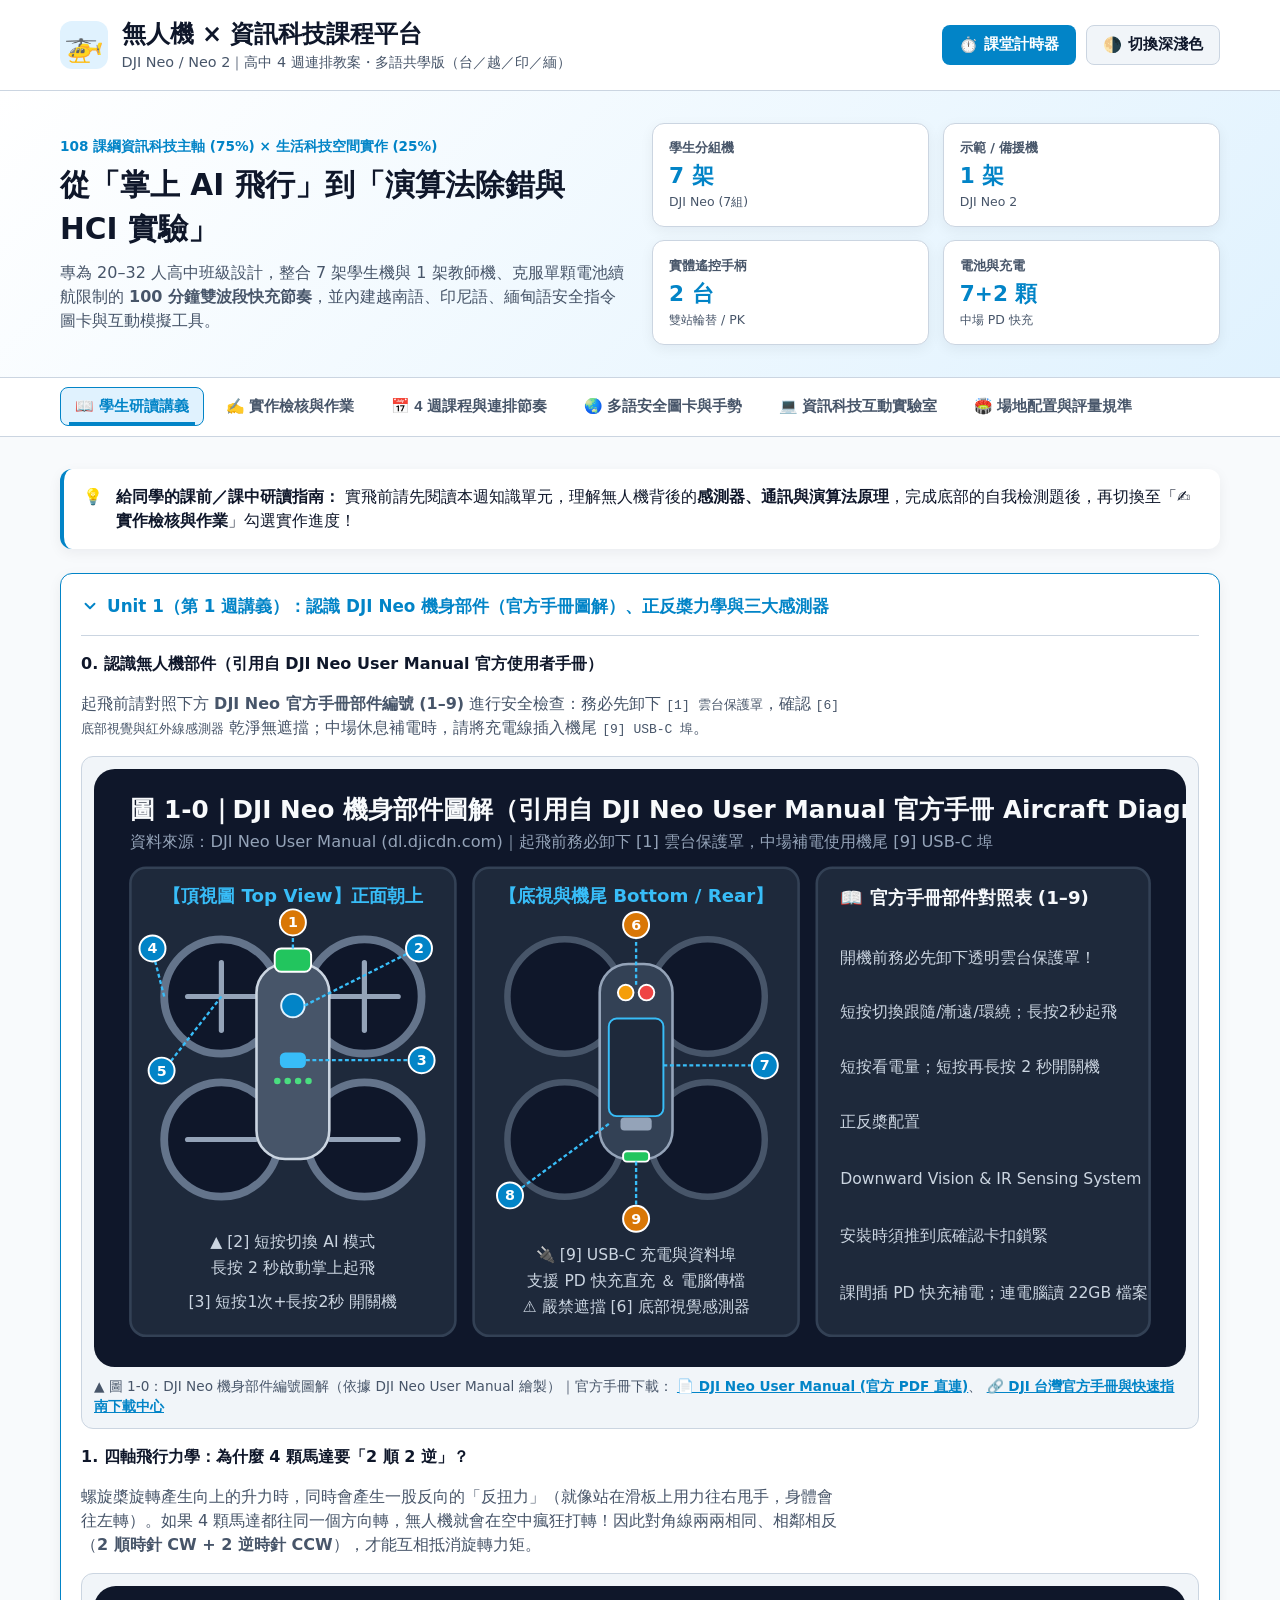
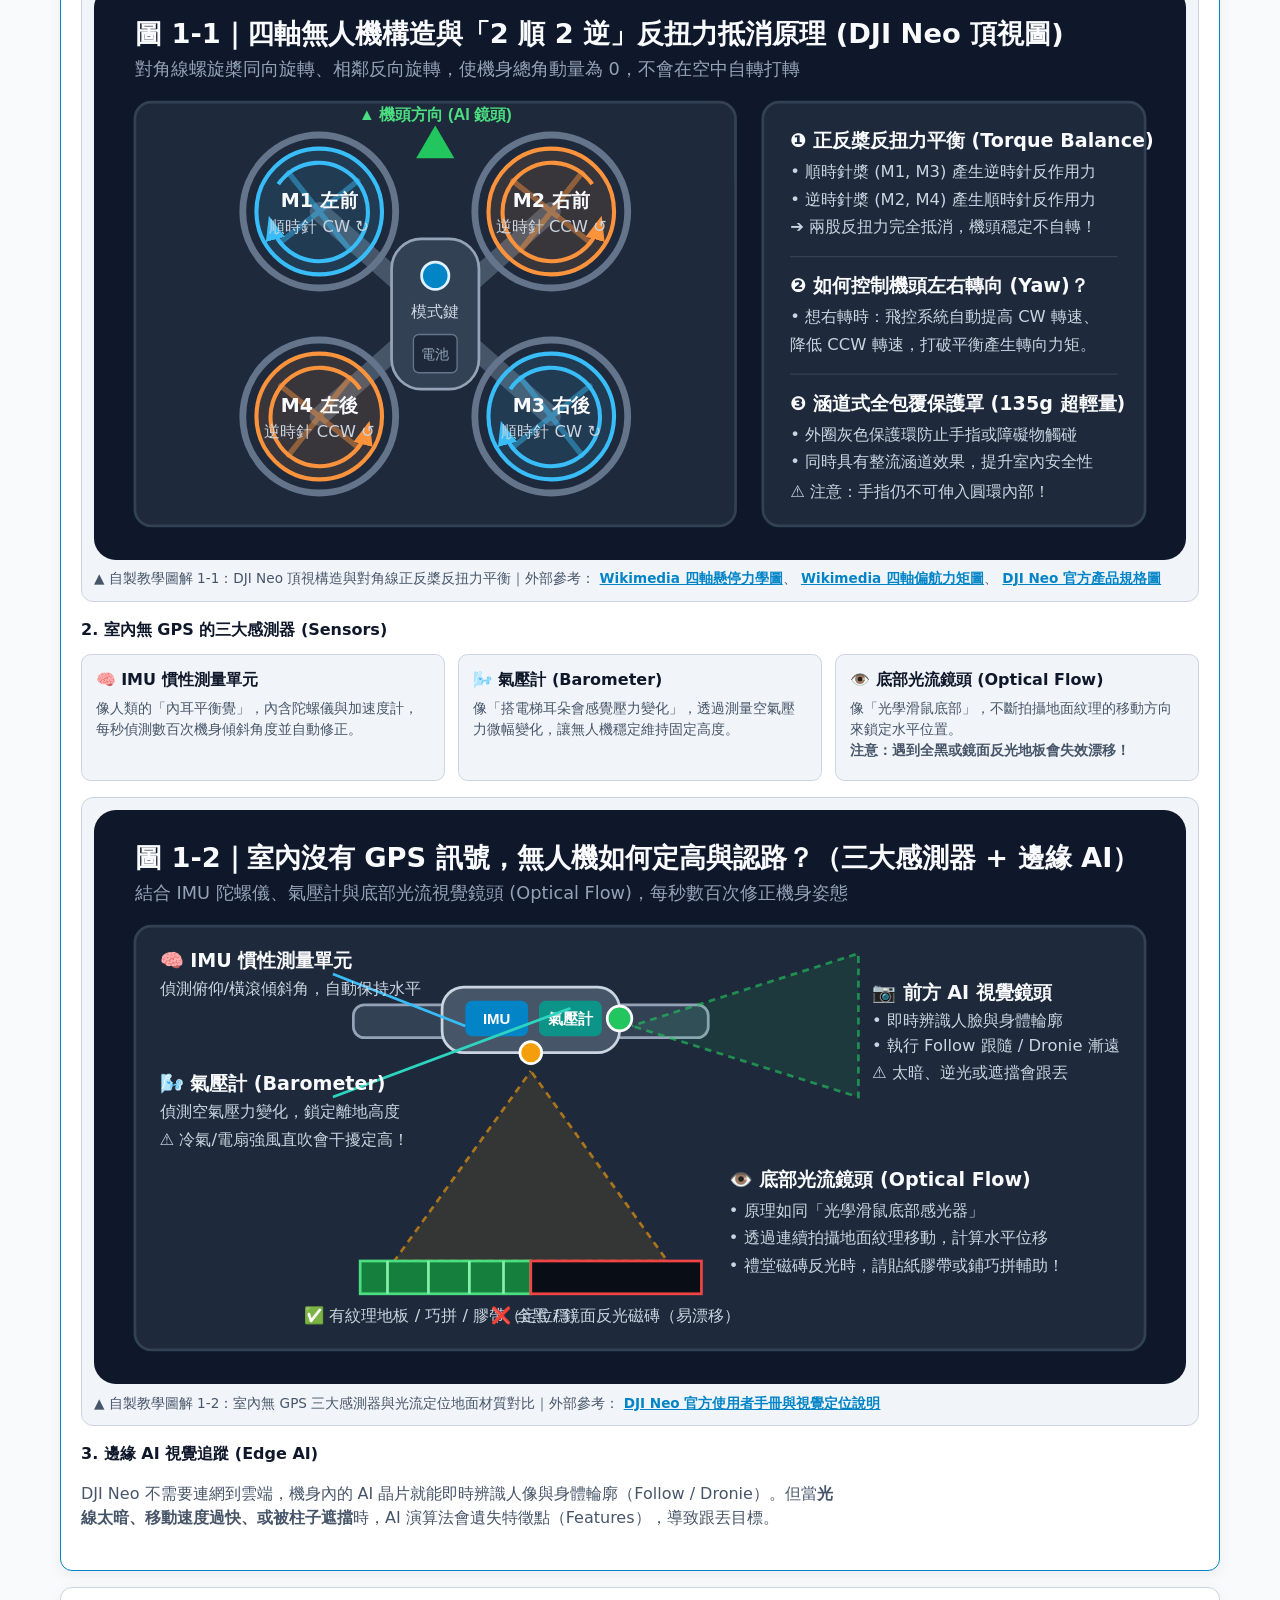
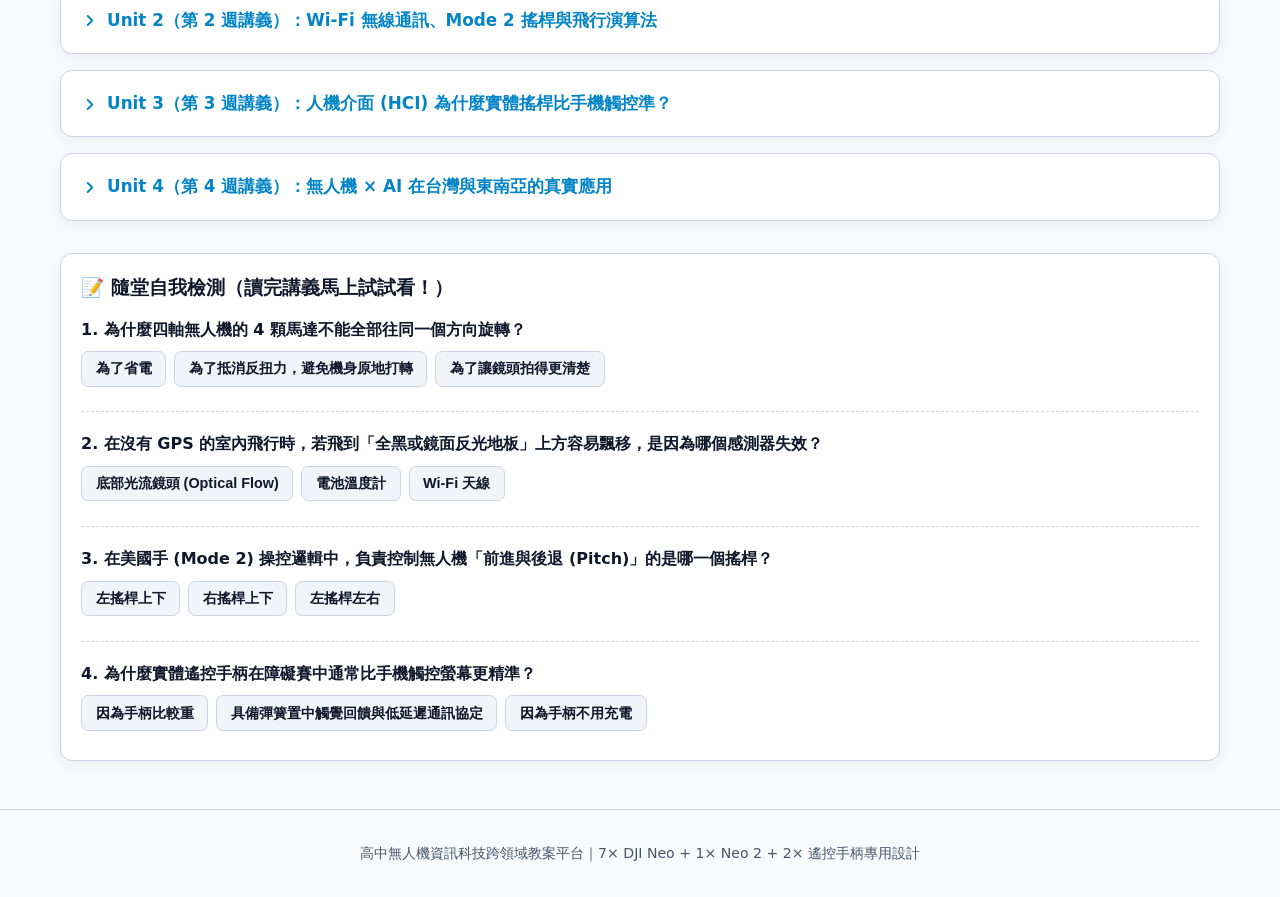
<file: website/index.html>
<!DOCTYPE html>
<html lang="zh-Hant">
<head>
  <meta charset="UTF-8" />
  <meta name="viewport" content="width=device-width, initial-scale=1.0" />
  <title>無人機 × 資訊科技｜4 週高中跨文化課程網站</title>
  <link rel="stylesheet" href="styles.css" />
</head>
<body>
  <a href="#main-content" class="skip-link">跳至主要內容 (Skip to main content)</a>

  <header class="site-header">
    <div class="container header-inner">
      <div class="brand">
        <span class="brand-badge" aria-hidden="true">🚁</span>
        <div>
          <h1 class="site-title">無人機 × 資訊科技課程平台</h1>
          <p class="site-subtitle">DJI Neo / Neo 2｜高中 4 週連排教案・多語共學版（台／越／印／緬）</p>
        </div>
      </div>

      <div class="header-actions">
        <button type="button" id="open-timer-btn" class="btn btn-primary">
          <span aria-hidden="true">⏱️</span> 課堂計時器
        </button>
        <button type="button" id="theme-toggle-btn" class="btn btn-secondary" aria-pressed="false">
          <span aria-hidden="true">🌗</span> <span class="theme-label">切換深淺色</span>
        </button>
      </div>
    </div>
  </header>

  <section class="hero" aria-label="課程資源總覽">
    <div class="container">
      <div class="hero-grid">
        <div class="hero-copy">
          <span class="eyebrow">108 課綱資訊科技主軸 (75%) × 生活科技空間實作 (25%)</span>
          <h2>從「掌上 AI 飛行」到「演算法除錯與 HCI 實驗」</h2>
          <p>
            專為 20–32 人高中班級設計，整合 7 架學生機與 1 架教師機、克服單顆電池續航限制的
            <strong>100 分鐘雙波段快充節奏</strong>，並內建越南語、印尼語、緬甸語安全指令圖卡與互動模擬工具。
          </p>
        </div>

        <dl class="stats-grid" aria-label="教室硬體配置">
          <div class="stat-card">
            <dt>學生分組機</dt>
            <dd>7 架 <small>DJI Neo (7組)</small></dd>
          </div>
          <div class="stat-card">
            <dt>示範 / 備援機</dt>
            <dd>1 架 <small>DJI Neo 2</small></dd>
          </div>
          <div class="stat-card">
            <dt>實體遙控手柄</dt>
            <dd>2 台 <small>雙站輪替 / PK</small></dd>
          </div>
          <div class="stat-card">
            <dt>電池與充電</dt>
            <dd>7+2 顆 <small>中場 PD 快充</small></dd>
          </div>
        </dl>
      </div>
    </div>
  </section>

  <nav class="tab-nav-wrapper" aria-label="課程單元導覽">
    <div class="container">
      <div class="tablist" role="tablist" aria-label="課程功能分頁">
        <button type="button" role="tab" id="tab-study" aria-selected="true" aria-controls="panel-study" tabindex="0">
          📖 學生研讀講義
        </button>
        <button type="button" role="tab" id="tab-homework" aria-selected="false" aria-controls="panel-homework" tabindex="-1">
          ✍️ 實作檢核與作業
        </button>
        <button type="button" role="tab" id="tab-curriculum" aria-selected="false" aria-controls="panel-curriculum" tabindex="-1">
          📅 4 週課程與連排節奏
        </button>
        <button type="button" role="tab" id="tab-multilingual" aria-selected="false" aria-controls="panel-multilingual" tabindex="-1">
          🌏 多語安全圖卡與手勢
        </button>
        <button type="button" role="tab" id="tab-lab" aria-selected="false" aria-controls="panel-lab" tabindex="-1">
          💻 資訊科技互動實驗室
        </button>
        <button type="button" role="tab" id="tab-arena" aria-selected="false" aria-controls="panel-arena" tabindex="-1">
          🏟️ 場地配置與評量規準
        </button>
      </div>
    </div>
  </nav>

  <main id="main-content" class="container main-content">
    <!-- TAB 0: 學生研讀講義 -->
    <section id="panel-study" role="tabpanel" aria-labelledby="tab-study" class="tab-panel">
      <div class="callout callout-info">
        <span aria-hidden="true">💡</span>
        <div>
          <strong>給同學的課前／課中研讀指南：</strong>
          實飛前請先閱讀本週知識單元，理解無人機背後的<strong>感測器、通訊與演算法原理</strong>，完成底部的自我檢測題後，再切換至「<strong>✍️ 實作檢核與作業</strong>」勾選實作進度！
        </div>
      </div>

      <div class="study-grid">
        <details class="study-unit" open>
          <summary>Unit 1（第 1 週講義）：認識 DJI Neo 機身部件（官方手冊圖解）、正反槳力學與三大感測器</summary>
          <div class="study-body">
            <h4>0. 認識無人機部件（引用自 DJI Neo User Manual 官方使用者手冊）</h4>
            <p>
              起飛前請對照下方 <strong>DJI Neo 官方手冊部件編號 (1–9)</strong> 進行安全檢查：務必先卸下 <code>[1] 雲台保護罩</code>，確認 <code>[6] 底部視覺與紅外線感測器</code> 乾淨無遮擋；中場休息補電時，請將充電線插入機尾 <code>[9] USB-C 埠</code>。
            </p>
            <figure class="study-figure">
              <img src="assets/05_dji_neo_manual_diagram.svg" alt="DJI Neo 官方使用者手冊 Aircraft Diagram 機身頂視與底視部件 1 至 9 號圖解" width="840" height="460" fetchpriority="high" />
              <figcaption>
                ▲ 圖 1-0：DJI Neo 機身部件編號圖解（依據 DJI Neo User Manual 繪製）｜官方手冊下載：
                <a href="https://dl.djicdn.com/downloads/DJI_Neo/DJI_Neo_User_Manual_en.pdf" target="_blank" rel="noopener noreferrer">📄 DJI Neo User Manual (官方 PDF 直連)</a>、
                <a href="https://www.dji.com/tw/neo/downloads" target="_blank" rel="noopener noreferrer">🔗 DJI 台灣官方手冊與快速指南下載中心</a>
              </figcaption>
            </figure>

            <h4>1. 四軸飛行力學：為什麼 4 顆馬達要「2 順 2 逆」？</h4>
            <p>
              螺旋槳旋轉產生向上的升力時，同時會產生一股反向的「反扭力」（就像站在滑板上用力往右甩手，身體會往左轉）。如果 4 顆馬達都往同一個方向轉，無人機就會在空中瘋狂打轉！因此對角線兩兩相同、相鄰相反（<strong>2 順時針 CW + 2 逆時針 CCW</strong>），才能互相抵消旋轉力矩。
            </p>
            <figure class="study-figure">
              <img src="assets/01_quadcopter_torque.svg" alt="四軸無人機頂視構造與2順2逆反扭力抵消原理圖解" width="800" height="420" loading="lazy" />
              <figcaption>
                ▲ 自製教學圖解 1-1：DJI Neo 頂視構造與對角線正反槳反扭力平衡｜外部參考：
                <a href="https://commons.wikimedia.org/wiki/File:Quadrotorhover.svg" target="_blank" rel="noopener noreferrer">Wikimedia 四軸懸停力學圖</a>、
                <a href="https://commons.wikimedia.org/wiki/File:Quadrotoryaw.svg" target="_blank" rel="noopener noreferrer">Wikimedia 四軸偏航力矩圖</a>、
                <a href="https://www.dji.com/tw/neo" target="_blank" rel="noopener noreferrer">DJI Neo 官方產品規格圖</a>
              </figcaption>
            </figure>

            <h4>2. 室內無 GPS 的三大感測器 (Sensors)</h4>
            <div class="concept-cards">
              <div class="concept-card">
                <strong>🧠 IMU 慣性測量單元</strong>
                <p>像人類的「內耳平衡覺」，內含陀螺儀與加速度計，每秒偵測數百次機身傾斜角度並自動修正。</p>
              </div>
              <div class="concept-card">
                <strong>🌬️ 氣壓計 (Barometer)</strong>
                <p>像「搭電梯耳朵會感覺壓力變化」，透過測量空氣壓力微幅變化，讓無人機穩定維持固定高度。</p>
              </div>
              <div class="concept-card">
                <strong>👁️ 底部光流鏡頭 (Optical Flow)</strong>
                <p>像「光學滑鼠底部」，不斷拍攝地面紋理的移動方向來鎖定水平位置。<strong>注意：遇到全黑或鏡面反光地板會失效漂移！</strong></p>
              </div>
            </div>
            <figure class="study-figure">
              <img src="assets/02_sensors_optical_flow.svg" alt="無人機側面構造、IMU、氣壓計、前方AI鏡頭與底部光流感測器原理圖" width="800" height="420" loading="lazy" />
              <figcaption>
                ▲ 自製教學圖解 1-2：室內無 GPS 三大感測器與光流定位地面材質對比｜外部參考：
                <a href="https://www.dji.com/tw/support/product/neo" target="_blank" rel="noopener noreferrer">DJI Neo 官方使用者手冊與視覺定位說明</a>
              </figcaption>
            </figure>

            <h4>3. 邊緣 AI 視覺追蹤 (Edge AI)</h4>
            <p>
              DJI Neo 不需要連網到雲端，機身內的 AI 晶片就能即時辨識人像與身體輪廓（Follow / Dronie）。但當<strong>光線太暗、移動速度過快、或被柱子遮擋</strong>時，AI 演算法會遺失特徵點（Features），導致跟丟目標。
            </p>
          </div>
        </details>

        <details class="study-unit">
          <summary>Unit 2（第 2 週講義）：Wi-Fi 無線通訊、Mode 2 搖桿與飛行演算法</summary>
          <div class="study-body">
            <h4>1. 無線通訊：2.4GHz vs. 5.8GHz 的選擇</h4>
            <ul>
              <li><strong>2.4GHz 頻段</strong>：波長較長、穿透力好，但教室內 7 台飛機加上 30 支手機同時開啟 Wi-Fi / 藍牙時，頻道容易擁擠產生延遲。</li>
              <li><strong>5.8GHz 頻段</strong>：可用頻道較寬、抗干擾與即時圖傳速度較快，適合近距離室內穩定控制。</li>
            </ul>

            <h4>2. 美國手 (Mode 2) 空間四軸控制圖解</h4>
            <div class="stick-grid">
              <div class="stick-box">
                <strong>🕹️ 左搖桿 (Left Stick)</strong>
                <p>⬆️⬇️ 上下推：<strong>油門 Throttle</strong>（上升 / 下降）</p>
                <p>⬅️➡️ 左右推：<strong>偏航 Yaw</strong>（機頭左轉 / 右轉）</p>
              </div>
              <div class="stick-box">
                <strong>🕹️ 右搖桿 (Right Stick)</strong>
                <p>⬆️⬇️ 上下推：<strong>俯仰 Pitch</strong>（前進 / 後退）</p>
                <p>⬅️➡️ 左右推：<strong>橫滾 Roll</strong>（向左平移 / 向右平移）</p>
              </div>
            </div>
            <figure class="study-figure">
              <img src="assets/03_mode2_sticks_axes.svg" alt="美國手 Mode 2 左搖桿與右搖桿空間四軸操控方向圖解" width="800" height="420" fetchpriority="low" loading="lazy" />
              <figcaption>
                ▲ 自製教學圖解 2-1：美國手 (Mode 2) 雙搖桿四動作圖解｜外部參考：
                <a href="https://commons.wikimedia.org/wiki/File:Flight_dynamics_with_text.svg" target="_blank" rel="noopener noreferrer">Wikimedia 飛行器三軸姿態 (Pitch / Roll / Yaw) 圖解</a>
              </figcaption>
            </figure>

            <div class="ext-ref-grid">
              <figure class="study-figure ext-figure">
                <img src="https://commons.wikimedia.org/wiki/Special:FilePath/Flight_dynamics_with_text.svg" alt="Wikimedia Commons 飛行器三軸姿態 Pitch Roll Yaw 參考圖" width="420" height="280" fetchpriority="low" loading="lazy" />
                <figcaption>🌐 外部維基圖資：飛行器三軸姿態 (Roll / Pitch / Yaw)</figcaption>
              </figure>
              <figure class="study-figure ext-figure">
                <img src="https://commons.wikimedia.org/wiki/Special:FilePath/Quadrotoryaw.svg" alt="Wikimedia Commons 四軸飛行器正反槳扭矩與偏航原理參考圖" width="420" height="280" fetchpriority="low" loading="lazy" />
                <figcaption>🌐 外部維基圖資：四軸正反槳推力與反扭力分佈</figcaption>
              </figure>
            </div>

            <h4>3. 飛行演算法與 Debug（除錯）</h4>
            <p>
              寫程式控制無人機飛正方形，需結合<strong>序列（Sequence）</strong>與<strong>迴圈（Loop: 重複 4 次前進+右轉）</strong>。但真實世界有氣流與電量下降，因此需要加入<strong>條件判斷（IF 偏離 THEN 微調）</strong>並反覆測試參數，這就是工程上的 <strong>Debug（除錯）</strong>。
            </p>
          </div>
        </details>

        <details class="study-unit">
          <summary>Unit 3（第 3 週講義）：人機介面 (HCI) 為什麼實體搖桿比手機觸控準？</summary>
          <div class="study-body">
            <h4>1. 觸覺回饋 (Tactile Feedback) 與盲操作</h4>
            <p>
              手機玻璃螢幕是平的，沒有彈簧回正力量，飛手眼睛很容易在「看飛機」與「低頭找螢幕搖桿位置」之間分心；而實體遙控手柄（Controller）具備<strong>物理彈簧自動置中</strong>，只要手指放開就能瞬間煞車懸停，讓飛手能專注盯緊無人機。
            </p>
            <h4>2. 通訊協定與抗干擾差異</h4>
            <p>
              手機純靠一般 Wi-Fi 與飛機連線，容易受現場其他手機熱點干擾；實體遙控手柄則使用專用高抗干擾射頻協定與高增益天線，因此操作指令的「延遲（Latency）」更低、反應更即時。
            </p>
            <figure class="study-figure">
              <img src="assets/04_palm_takeoff_and_hci.svg" alt="掌上起降正確手掌平伸姿勢與手機觸控對比實體遙控手柄之HCI圖解" width="800" height="420" fetchpriority="low" loading="lazy" />
              <figcaption>
                ▲ 自製教學圖解 3-1：掌上起降安全姿勢 SOP 與人機介面 (HCI) 比較｜外部參考：
                <a href="https://www.dji.com/tw/neo" target="_blank" rel="noopener noreferrer">DJI Neo 掌上起降與多元操控方式官方展示</a>
              </figcaption>
            </figure>
          </div>
        </details>

        <details class="study-unit">
          <summary>Unit 4（第 4 週講義）：無人機 × AI 在台灣與東南亞的真實應用</summary>
          <div class="study-body">
            <ul>
              <li><strong>🌾 智慧農業與病蟲害 AI 辨識</strong>：在台灣茶園、稻田以及越南湄公河三角洲、印尼大型農園，無人機透過多光譜鏡頭與 AI 影像分析，精準找出缺水或染病作物，減少農藥浪費。</li>
              <li><strong>🏔️ 山區災害搜救與 3D 測繪</strong>：面對台灣或緬甸山區的地震、土石流，無人機可先飛入危險區域拍攝地形並即時建立 3D 地圖，協助救難隊規劃安全路線。</li>
              <li><strong>⚡ 基礎設施巡檢</strong>：取代人工攀爬高壓電塔或太陽能板，結合熱顯像儀自動偵測設備過熱異常點。</li>
            </ul>
          </div>
        </details>
      </div>

      <section class="quiz-box" aria-labelledby="quiz-heading">
        <h3 id="quiz-heading">📝 隨堂自我檢測（讀完講義馬上試試看！）</h3>
        <div id="quiz-container" class="quiz-list"></div>
      </section>
    </section>

    <!-- TAB 0.5: 每週實作檢核與課後作業 -->
    <section id="panel-homework" role="tabpanel" aria-labelledby="tab-homework" class="tab-panel" hidden>
      <div class="callout callout-info">
        <span aria-hidden="true">✍️</span>
        <div>
          <strong>每週課堂實作闖關 ＆ 課後作業系統：</strong>
          請選擇週次、勾選當堂完成的實作任務並填寫課後作業（系統會自動暫存於瀏覽器），完成後可一鍵複製或列印繳交給老師！
        </div>
      </div>

      <form id="homework-form" action="#panel-homework" method="POST" class="hw-form" novalidate>
        <fieldset class="hw-fieldset">
          <legend>1. 選擇課程週次與填寫組別資料</legend>

          <div class="form-group">
            <span class="field-label" id="week-radio-label">選擇要檢核／繳交的週次（必選）：</span>
            <div class="radio-cards" role="radiogroup" aria-labelledby="week-radio-label">
              <label class="radio-card">
                <input type="radio" name="hw_week" value="w1" checked />
                <span><strong>第 1 週</strong><small>感測器與掌上 AI</small></span>
              </label>
              <label class="radio-card">
                <input type="radio" name="hw_week" value="w2" />
                <span><strong>第 2 週</strong><small>Wi-Fi 與飛行演算法</small></span>
              </label>
              <label class="radio-card">
                <input type="radio" name="hw_week" value="w3" />
                <span><strong>第 3 週</strong><small>HCI 實驗與賽道設計</small></span>
              </label>
              <label class="radio-card">
                <input type="radio" name="hw_week" value="w4" />
                <span><strong>第 4 週</strong><small>綜合挑戰賽與提案</small></span>
              </label>
            </div>
          </div>

          <div class="hw-meta-grid">
            <div class="form-group">
              <label for="hw-group">組別編號 (1–7 組，必填)</label>
              <input type="text" id="hw-group" name="group_id" inputmode="numeric" pattern="[1-8]" maxlength="1" required aria-describedby="hw-group-hint" />
              <span id="hw-group-hint" class="field-hint">請輸入數字 1 至 7（對應無人機 #01–#07）</span>
            </div>

            <div class="form-group">
              <label for="hw-name">填表代表／學生姓名 (必填)</label>
              <input type="text" id="hw-name" name="student_name" autocomplete="name" maxlength="80" required aria-describedby="hw-name-hint" />
              <span id="hw-name-hint" class="field-hint">支援中、英、越、印、緬文姓名輸入</span>
            </div>
          </div>
        </fieldset>

        <fieldset class="hw-fieldset">
          <legend id="hw-checklist-legend">2. 🛠️ 第 1 週課堂實作闖關檢核（當堂完成打勾）</legend>
          <div id="hw-checklist-box" class="hw-checklist"></div>
        </fieldset>

        <fieldset class="hw-fieldset">
          <legend id="hw-prompt-legend">3. 📝 第 1 週課後延伸作業（Take-Home Assignment）</legend>
          <div class="form-group">
            <label for="hw-answer" id="hw-question-label">課後作業作答區（必填）：</label>
            <p id="hw-question-desc" class="field-hint hw-prompt-text"></p>
            <textarea id="hw-answer" name="homework_answer" rows="4" maxlength="1000" required aria-describedby="hw-question-desc"></textarea>
          </div>
        </fieldset>

        <div class="hw-actions">
          <button type="submit" id="hw-submit-btn" class="btn btn-primary">產生並儲存本週作業單</button>
          <button type="button" id="hw-copy-btn" class="btn btn-secondary">📋 複製作業內容</button>
          <button type="button" id="hw-print-btn" class="btn btn-secondary">🖨️ 列印 / 存成 PDF</button>
        </div>
        <p id="hw-status" class="hw-status" aria-live="polite"></p>
      </form>

      <output id="hw-output" class="hw-output" for="hw-group hw-name hw-answer" hidden></output>
    </section>

    <!-- TAB 1: 4 週課程 -->
    <section id="panel-curriculum" role="tabpanel" aria-labelledby="tab-curriculum" class="tab-panel" hidden>
      <div class="callout callout-info">
        <span aria-hidden="true">⚡</span>
        <div>
          <strong>100 分鐘連排「雙波段補電」黃金節奏：</strong>
          理論準備 (25m) ➔ 第一波實飛 (12–15m) ➔ <strong>下課 10m + 討論 15m 集體 Type-C 快充 (共 25m)</strong> ➔ 第二波實飛 (15m) ➔ 總結收機 (10m)。
        </div>
      </div>

      <div class="weeks-grid">
        <article class="week-card">
          <div class="week-header">
            <span class="week-badge">Week 1</span>
            <h3>嵌入式感測器與邊緣 AI 視覺追蹤</h3>
          </div>
          <p class="week-focus"><strong>資訊核心：</strong>IMU、氣壓計、底部光流定位 (Optical Flow)、邊緣 AI 辨識極限</p>
          <ul class="timeline-list">
            <li><span>00–25m</span> 四角色分配（每 10 分鐘輪替）＋ 多語安全手勢練習 ＋ 構造解剖</li>
            <li><span>25–38m</span> <strong>實飛 1：</strong>無遙控掌上起降 ＋ Follow / Dronie AI 模式初體驗</li>
            <li><span>38–63m</span> <strong>充電 25m：</strong>下課補電 ＋ 設計 3 項 AI 追蹤極限變因（速度/遮擋/暗處）</li>
            <li><span>63–78m</span> <strong>實飛 2：</strong>執行 AI 極限測試並記錄跟丟條件</li>
            <li><span>78–100m</span> 數據彙整：為何光流怕全黑或純白反光地面？</li>
          </ul>
          <div class="week-deliverables">
            <p><strong>🛠️ 當堂實作：</strong>(1) 卸下 <code>[1] 雲台罩</code> 與全員掌上起降 1 次；(2) 測試 3 項 AI 追蹤極限變因；(3) <code>[9] USB-C</code> 中場補電。</p>
            <p><strong>📝 課後作業：</strong>找出校園中 1 個「適合光流定位」與 1 個「會導致光流漂移」的地面材質並說明原因；手機安裝 DJI Fly App。</p>
          </div>
        </article>

        <article class="week-card">
          <div class="week-header">
            <span class="week-badge">Week 2</span>
            <h3>無線通訊架構與飛行演算法</h3>
          </div>
          <p class="week-focus"><strong>資訊核心：</strong>2.4GHz vs 5.8GHz Wi-Fi 干擾、空間四軸變數、虛擬碼與 Debug</p>
          <ul class="timeline-list">
            <li><span>00–25m</span> Wi-Fi SSID 防連錯配對 ＋ Mode 2 四動作（Throttle/Yaw/Pitch/Roll）</li>
            <li><span>25–38m</span> <strong>實飛 1：</strong>手機虛擬搖桿懸停 10 秒 ＋ 原地升降與 90° 轉向手感練習</li>
            <li><span>38–65m</span> <strong>充電 25m：</strong>編寫正方形巡航虛擬碼（含 <code>REPEAT 4</code> 與 <code>IF</code> 修正）</li>
            <li><span>65–82m</span> <strong>實飛 2：</strong>演算法驗證、參數 Debug 修改秒數 ＋ 低空穿框</li>
            <li><span>82–100m</span> 討論觸控介面無置中回饋造成的軌跡誤差</li>
          </ul>
          <div class="week-deliverables">
            <p><strong>🛠️ 當堂實作：</strong>(1) 正確配對專屬編號 Wi-Fi；(2) 依正方形虛擬碼實飛 2 次並 Debug 秒數；(3) 低空穿越 80cm 門框。</p>
            <p><strong>📝 課後作業：</strong>使用網站「演算法模擬器」記錄 15° 偏航修正前後誤差；推論電池 100% 與 25% 對相同秒數飛行距離的影響。</p>
          </div>
        </article>

        <article class="week-card">
          <div class="week-header">
            <span class="week-badge">Week 3</span>
            <h3>人機介面 (HCI) 量化實驗與賽道工程</h3>
          </div>
          <p class="week-focus"><strong>資訊核心：</strong>觸控虛擬搖桿 vs 實體遙控手柄延遲比較、系統整合測試</p>
          <ul class="timeline-list">
            <li><span>00–20m</span> HCI 對照實驗規則說明（2 台手柄預綁定 <code>#01/#02</code> 人換機不換）</li>
            <li><span>20–45m</span> <strong>實飛 1：</strong>A/B 雙站輪替飛「S 型繞標 + 降落」，記錄秒數與出界數</li>
            <li><span>45–72m</span> <strong>充電＋分析：</strong>計算全班平均值 ＋ 搭建複合賽道（呼拉圈/三角錐）</li>
            <li><span>72–88m</span> <strong>實飛 2：</strong>賽道壓力測試與結構微調</li>
            <li><span>88–100m</span> 公布第 4 週跨文化挑戰賽規則與電池全面充飽</li>
          </ul>
          <div class="week-deliverables">
            <p><strong>🛠️ 當堂實作：</strong>(1) 完成手機 vs. 實體手柄 S 型繞標計時與落點誤差測量；(2) 繪製草圖並搭建安全障礙賽道試飛。</p>
            <p><strong>📝 課後作業：</strong>用網站「HCI 計算機」算出手柄效率提升百分比；提交第 4 週決賽三階段飛手與多語觀察員分工策略單。</p>
          </div>
        </article>

        <article class="week-card">
          <div class="week-header">
            <span class="week-badge">Week 4</span>
            <h3>智慧無人機挑戰賽與成果發表</h3>
          </div>
          <p class="week-focus"><strong>資訊核心：</strong>多階段任務整合、數位影像偵察、AI 與農業/防災產業連結</p>
          <ul class="timeline-list">
            <li><span>00–15m</span> 檢核與雙軌遙控手柄 PK 賽制說明（7 組分 4 輪極省電完成）</li>
            <li><span>15–40m</span> <strong>正式賽：</strong>雙門穿越 ➔ 俯拍台/越/印/緬多語密碼牌 ➔ 同心圓降落</li>
            <li><span>40–70m</span> 下課休息 ＋ 匯出 DJI Fly App 偵察影像 ＋ 製作 2 分鐘短講</li>
            <li><span>70–90m</span> 各組上台展示影像與 Debug 歷程（鼓勵母語問候互動）</li>
            <li><span>90–100m</span> 產業應用連結（台灣 × 東南亞智慧農業/救災）＋ 頒獎</li>
          </ul>
          <div class="week-deliverables">
            <p><strong>🛠️ 當堂實作：</strong>(1) 完成雙軌 PK 三階段接力賽；(2) 匯出清晰多語密碼牌偵察照；(3) 完成 2 分鐘團隊 Debug 成果發表。</p>
            <p><strong>📝 課後作業：</strong>撰寫 100 字「台灣／越南／印尼／緬甸無人機 × AI 解決家鄉問題」微型提案（含使用感測器與解決痛點）。</p>
          </div>
        </article>
      </div>
    </section>

    <!-- TAB 2: 多語安全圖卡 -->
    <section id="panel-multilingual" role="tabpanel" aria-labelledby="tab-multilingual" class="tab-panel" hidden>
      <div class="toolbar">
        <div class="filter-group" role="group" aria-label="篩選僑生母語顯示">
          <span class="filter-label">選擇顯示語言：</span>
          <button type="button" class="chip active" data-lang="all">全部顯示</button>
          <button type="button" class="chip" data-lang="vi">🇻🇳 越南語 (Tiếng Việt)</button>
          <button type="button" class="chip" data-lang="id">🇮🇩 印尼語 (Bahasa Indonesia)</button>
          <button type="button" class="chip" data-lang="my">🇲🇲 緬甸語 (မြန်မာ)</button>
        </div>
        <button type="button" id="print-cards-btn" class="btn btn-secondary">🖨️ 列印安全圖卡</button>
      </div>

      <h3 class="section-heading">一、 高頻安全與補電口令</h3>
      <div class="table-scroll">
        <table class="data-table" id="safety-table">
          <thead>
            <tr>
              <th scope="col">情境</th>
              <th scope="col">繁體中文</th>
              <th scope="col">English</th>
              <th scope="col" class="col-vi">越南語 Tiếng Việt</th>
              <th scope="col" class="col-id">印尼語 Indonesia</th>
              <th scope="col" class="col-my">緬甸語 မြန်မာ</th>
            </tr>
          </thead>
          <tbody>
            <tr>
              <td><strong>🛑 緊急停止</strong></td>
              <td>停！全部退後！</td>
              <td>STOP! Step back!</td>
              <td class="col-vi">Dừng lại! Lùi ra!</td>
              <td class="col-id">Berhenti! Mundur!</td>
              <td class="col-my">ရပ်ပါ! နောက်ဆုတ်!</td>
            </tr>
            <tr>
              <td><strong>🟢 確認淨空</strong></td>
              <td>周圍淨空！</td>
              <td>Area clear!</td>
              <td class="col-vi">Khu vực an toàn!</td>
              <td class="col-id">Area aman!</td>
              <td class="col-my">နေရာရှင်းပြီ!</td>
            </tr>
            <tr>
              <td><strong>🛫 準備起飛</strong></td>
              <td>我要起飛了！</td>
              <td>Taking off!</td>
              <td class="col-vi">Chuẩn bị cất cánh!</td>
              <td class="col-id">Siap lepas landas!</td>
              <td class="col-my">ပျံတက်မယ်!</td>
            </tr>
            <tr>
              <td><strong>🛬 準備降落</strong></td>
              <td>我要降落了！</td>
              <td>Landing!</td>
              <td class="col-vi">Chuẩn bị hạ cánh!</td>
              <td class="col-id">Siap mendarat!</td>
              <td class="col-my">ဆင်းသက်မယ်!</td>
            </tr>
            <tr>
              <td><strong>🔋 電量過低</strong></td>
              <td>電量不足，快降落！</td>
              <td>Low battery, land now!</td>
              <td class="col-vi">Pin yếu, hạ cánh ngay!</td>
              <td class="col-id">Baterai lemah, mendarat!</td>
              <td class="col-my">ဘက်ထရီနည်းပြီ ဆင်းပါ!</td>
            </tr>
            <tr>
              <td><strong>🔌 中場補電</strong></td>
              <td>關機去充電！</td>
              <td>Power off &amp; charge!</td>
              <td class="col-vi">Tắt máy và sạc pin!</td>
              <td class="col-id">Matikan dan isi daya!</td>
              <td class="col-my">စက်ပိတ်ပြီး အားသွင်းပါ!</td>
            </tr>
          </tbody>
        </table>
      </div>

      <h3 class="section-heading">二、 跨語言無聲安全手勢（7 機同飛噪音大時使用）</h3>
      <div class="gestures-grid">
        <div class="gesture-card">
          <span class="gesture-icon" aria-hidden="true">🙅</span>
          <h4>雙手頭頂交叉 X</h4>
          <p><strong>立刻降落 / 停止操作</strong><br>最高等級緊急停止手勢</p>
        </div>
        <div class="gesture-card">
          <span class="gesture-icon" aria-hidden="true">☝️</span>
          <h4>單手食指比 1 畫圈</h4>
          <p><strong>準備起飛</strong><br>確認組員都點頭後再起飛</p>
        </div>
        <div class="gesture-card">
          <span class="gesture-icon" aria-hidden="true">🖐️⬇️</span>
          <h4>手掌平伸往下壓</h4>
          <p><strong>降低高度</strong><br>提醒飛手超過 1.5m 限制</p>
        </div>
        <div class="gesture-card">
          <span class="gesture-icon" aria-hidden="true">🙌</span>
          <h4>雙手張開平推向外</h4>
          <p><strong>退後保持 1.5m</strong><br>請圍觀人員退至安全線外</p>
        </div>
        <div class="gesture-card">
          <span class="gesture-icon" aria-hidden="true">👍</span>
          <h4>拇指朝上</h4>
          <p><strong>場地淨空 / 成功</strong><br>任務確認與正向回饋</p>
        </div>
      </div>

      <h3 class="section-heading">三、 第 4 週偵察關卡：多語通關密碼牌</h3>
      <div class="passcode-grid">
        <div class="passcode-card">
          <span class="flag" aria-hidden="true">🇹🇼</span>
          <strong>你好，台灣！</strong>
          <span>WELCOME!</span>
          <code>Passcode: IT-TW01</code>
        </div>
        <div class="passcode-card">
          <span class="flag" aria-hidden="true">🇻🇳</span>
          <strong>XIN CHÀO!</strong>
          <span>你好（越南語）</span>
          <code>Passcode: IT-VN02</code>
        </div>
        <div class="passcode-card">
          <span class="flag" aria-hidden="true">🇮🇩</span>
          <strong>SELAMAT PAGI!</strong>
          <span>早安 / 你好（印尼語）</span>
          <code>Passcode: IT-ID03</code>
        </div>
        <div class="passcode-card">
          <span class="flag" aria-hidden="true">🇲🇲</span>
          <strong>မင်္ဂလာပါ!</strong>
          <span>你好（緬甸語）</span>
          <code>Passcode: IT-MM04</code>
        </div>
      </div>
    </section>

    <!-- TAB 3: 資訊科技互動實驗室 -->
    <section id="panel-lab" role="tabpanel" aria-labelledby="tab-lab" class="tab-panel" hidden>
      <div class="lab-grid">
        <!-- 互動工具 1: 演算法路徑模擬器 -->
        <article class="lab-card">
          <h3>🧭 第 2 週實驗：飛行演算法與除錯模擬器</h3>
          <p class="lab-desc">調整虛擬碼中的前進秒數、轉向與側風誤差，觀察「未修正」與「加入 <code>IF-ELSE</code> 修正」的軌跡差異。</p>

          <form id="algo-form" class="lab-controls">
            <div class="control-row">
              <label for="fwd-sec">前進時間 (Pitch 秒數): <strong id="fwd-sec-val">2.0s</strong></label>
              <input type="range" id="fwd-sec" min="1" max="4" step="0.5" value="2" />
            </div>
            <div class="control-row">
              <label for="drift-deg">室內氣流 / 觸控偏航誤差: <strong id="drift-deg-val">12°</strong></label>
              <input type="range" id="drift-deg" min="0" max="25" step="1" value="12" />
            </div>
            <div class="control-row checkbox-row">
              <input type="checkbox" id="enable-fix" />
              <label for="enable-fix">啟用 <code>IF 偏航 THEN 微調修正</code> 演算法補償</label>
            </div>
          </form>

          <div class="sim-stage">
            <svg id="flight-svg" viewBox="0 0 320 240" role="img" aria-label="無人機正方形路徑演算法模擬圖">
              <defs>
                <pattern id="grid-bg" width="20" height="20" patternUnits="userSpaceOnUse">
                  <path d="M 20 0 L 0 0 0 20" fill="none" stroke="currentColor" stroke-opacity="0.1" stroke-width="1"/>
                </pattern>
              </defs>
              <rect width="320" height="240" fill="url(#grid-bg)" />
              <path id="ideal-path" d="" fill="none" stroke="#94a3b8" stroke-dasharray="5,5" stroke-width="2" />
              <path id="actual-path" d="" fill="none" stroke="#0284c7" stroke-width="3" stroke-linecap="round" stroke-linejoin="round" />
              <circle cx="80" cy="180" r="6" fill="#16a34a" />
              <text x="80" y="200" text-anchor="middle" font-size="11" fill="currentColor">起點/目標點</text>
              <circle id="end-dot" cx="80" cy="180" r="5" fill="#dc2626" />
            </svg>
            <p id="sim-status" class="sim-status" aria-live="polite"></p>
          </div>
        </article>

        <!-- 互動工具 2: HCI 實驗數據統計 -->
        <article class="lab-card">
          <h3>📊 第 3 週實驗：手機 vs. 手柄 HCI 數據計算機</h3>
          <p class="lab-desc">課堂投影專用！輸入各組實驗秒數（逗號分隔），即時計算「手機觸控」與「實體遙控手柄」的平均耗時差異。</p>

          <div class="lab-controls">
            <div class="control-row">
              <label for="app-times">📱 手機 Wi-Fi 虛擬搖桿完成秒數（例：48, 52, 45, 60）</label>
              <input type="text" id="app-times" value="48, 55, 51, 62, 49" />
            </div>
            <div class="control-row">
              <label for="ctrl-times">🎮 實體遙控手柄完成秒數（例：32, 29, 35, 31）</label>
              <input type="text" id="ctrl-times" value="32, 29, 35, 31, 34" />
            </div>
            <button type="button" id="calc-hci-btn" class="btn btn-primary">計算全班平均數據</button>
          </div>

          <div class="hci-results" id="hci-results" aria-live="polite">
            <div class="bar-group">
              <div class="bar-label"><span>📱 手機 Wi-Fi 平均</span><strong id="app-avg-text">53.0 秒</strong></div>
              <div class="bar-track"><div class="bar-fill bar-app" id="app-bar" style="inline-size: 80%"></div></div>
            </div>
            <div class="bar-group">
              <div class="bar-label"><span>🎮 實體手柄平均</span><strong id="ctrl-avg-text">32.2 秒</strong></div>
              <div class="bar-track"><div class="bar-fill bar-ctrl" id="ctrl-bar" style="inline-size: 48%"></div></div>
            </div>
            <p class="hci-summary" id="hci-summary">實體遙控手柄平均快了 <strong>39.2%</strong>，顯示實體觸覺回饋與低延遲協定對精準操控有顯著幫助。</p>
          </div>
        </article>
      </div>
    </section>

    <!-- TAB 4: 場地配置與評量 -->
    <section id="panel-arena" role="tabpanel" aria-labelledby="tab-arena" class="tab-panel" hidden>
      <h3 class="section-heading">一、 教室 / 禮堂場地配置圖（7 飛行格 × 中央 PD 快充站）</h3>
      <div class="arena-map" role="img" aria-label="7 個 3x3 公尺飛行格與中央快充控制台配置圖">
        <div class="arena-center">
          <strong>🔌 中央安全走廊 ＆ PD 快充工作站</strong>
          <span>教師控制台（DJI Neo 2 示範機）｜ 7 條 Type-C 快充線 ｜ 2 顆全班備用電池</span>
        </div>
        <div class="arena-bays">
          <div class="bay bay-handle"><strong>#01 組</strong><span>3m × 3m</span><small>第 3 週手柄 A 站</small></div>
          <div class="bay bay-handle"><strong>#02 組</strong><span>3m × 3m</span><small>第 3 週手柄 A 站</small></div>
          <div class="bay"><strong>#03 組</strong><span>3m × 3m</span><small>手機 B 站</small></div>
          <div class="bay"><strong>#04 組</strong><span>3m × 3m</span><small>手機 B 站</small></div>
          <div class="bay"><strong>#05 組</strong><span>3m × 3m</span><small>手機 B 站</small></div>
          <div class="bay"><strong>#06 組</strong><span>3m × 3m</span><small>手機 B 站</small></div>
          <div class="bay"><strong>#07 組</strong><span>3m × 3m</span><small>手機 B 站</small></div>
        </div>
      </div>

      <div class="callout callout-warn">
        <span aria-hidden="true">⚠️</span>
        <div>
          <strong>賽道搭建三大禁忌：</strong>
          (1) 禁止使用細繩、魚線或網狀物（會捲死馬達）；
          (2) 禁止設在冷氣或電扇出風口正下方；
          (3) 若地板全黑或鏡面反光，務必貼膠帶或鋪報紙增加紋理，否則底部光流鏡頭無法定點！
        </div>
      </div>

      <h3 class="section-heading">二、 資訊科技課程評量規準 (Assessment Rubric)</h3>
      <div class="table-scroll">
        <table class="data-table">
          <thead>
            <tr>
              <th scope="col">評量向度</th>
              <th scope="col">優良 (3 分)</th>
              <th scope="col">良好 (2 分)</th>
              <th scope="col">待加強 (1 分)</th>
            </tr>
          </thead>
          <tbody>
            <tr>
              <td><strong>資訊原理與數據 (35%)</strong></td>
              <td>能準確解釋光流定位、通訊干擾與 HCI 延遲差異；虛擬碼具備迴圈與 Debug 紀錄。</td>
              <td>大致能說出感測與操控差異；學習單有完成基本數據紀錄。</td>
              <td>僅停留於試飛娛樂，無法解釋誤差原因。</td>
            </tr>
            <tr>
              <td><strong>安全與跨文化協作 (25%)</strong></td>
              <td>嚴格遵守 1.5m 淨空與快充紀律；四角色確實輪替，主動以圖卡或手勢協助隊友。</td>
              <td>大部分時間遵守安全規範與輪替，能配合團隊指示。</td>
              <td>曾未確認淨空即起飛，或未落實換手。</td>
            </tr>
            <tr>
              <td><strong>操控與任務達成 (25%)</strong></td>
              <td>穩定控制懸停、穿框與降落；順利完成第 4 週三階段挑戰並清晰拍下密碼牌。</td>
              <td>能完成基本起降與部分障礙穿越，偶有偏航但能修正。</td>
              <td>無法穩定控制高度或方向，多次碰撞中斷。</td>
            </tr>
            <tr>
              <td><strong>賽道與成果發表 (15%)</strong></td>
              <td>賽道安全具創意；發表能清楚呈現影像並用數據說明 Debug 歷程。</td>
              <td>賽道符合安全規範；能簡要說明團隊成果。</td>
              <td>賽道忽略安全間距；發表過於簡略。</td>
            </tr>
          </tbody>
        </table>
      </div>
    </section>
  </main>

  <footer class="site-footer">
    <div class="container">
      <p>高中無人機資訊科技跨領域教案平台｜7× DJI Neo + 1× Neo 2 + 2× 遙控手柄專用設計</p>
    </div>
  </footer>

  <!-- 原生 Modal Dialog：課堂倒數計時器 -->
  <dialog id="timer-dialog" class="timer-dialog" aria-labelledby="timer-dialog-title">
    <div class="dialog-header">
      <h2 id="timer-dialog-title">⏱️ 課堂實作與快充計時器</h2>
      <button type="button" id="close-timer-btn" class="btn-icon" aria-label="關閉計時器">✕</button>
    </div>
    <div class="timer-display" id="timer-display" aria-live="off">10:00</div>
    <div class="timer-presets">
      <button type="button" class="btn btn-secondary preset-btn" data-seconds="600">🔄 10 分鐘換手</button>
      <button type="button" class="btn btn-secondary preset-btn" data-seconds="720">🚁 12 分鐘實飛</button>
      <button type="button" class="btn btn-secondary preset-btn" data-seconds="1500">🔌 25 分鐘快充</button>
    </div>
    <div class="timer-controls">
      <button type="button" id="timer-start-btn" class="btn btn-primary">開始計時</button>
      <button type="button" id="timer-reset-btn" class="btn btn-secondary">重設</button>
    </div>
  </dialog>

  <script src="app.js"></script>
</body>
</html>
</file>
<file: website/styles.css>
@property --fade-start {
  syntax: "<length>";
  inherits: false;
  initial-value: 0px;
}

@property --fade-end {
  syntax: "<length>";
  inherits: false;
  initial-value: 0px;
}

:root {
  interpolate-size: allow-keywords;
  --bg: #f8fafc;
  --surface: #ffffff;
  --surface-alt: #f1f5f9;
  --text: #0f172a;
  --text-muted: #475569;
  --border: #cbd5e1;
  --primary: #0284c7;
  --primary-hover: #0369a1;
  --primary-soft: #e0f2fe;
  --accent: #0d9488;
  --warn-bg: #fef3c7;
  --warn-border: #d97706;
  --warn-text: #78350f;
  --radius: 0.75rem;
  --shadow: 0 4px 14px rgba(15, 23, 42, 0.06);
}

@media (prefers-color-scheme: dark) {
  :root:not([data-theme="light"]) {
    --bg: #0b1120;
    --surface: #1e293b;
    --surface-alt: #0f172a;
    --text: #f8fafc;
    --text-muted: #cbd5e1;
    --border: #334155;
    --primary: #38bdf8;
    --primary-hover: #7dd3fc;
    --primary-soft: #0c4a6e;
    --accent: #2dd4bf;
    --warn-bg: #451a03;
    --warn-border: #f59e0b;
    --warn-text: #fef3c7;
    --shadow: 0 4px 16px rgba(0, 0, 0, 0.35);
  }
}

:root[data-theme="dark"] {
  --bg: #0b1120;
  --surface: #1e293b;
  --surface-alt: #0f172a;
  --text: #f8fafc;
  --text-muted: #cbd5e1;
  --border: #334155;
  --primary: #38bdf8;
  --primary-hover: #7dd3fc;
  --primary-soft: #0c4a6e;
  --accent: #2dd4bf;
  --warn-bg: #451a03;
  --warn-border: #f59e0b;
  --warn-text: #fef3c7;
  --shadow: 0 4px 16px rgba(0, 0, 0, 0.35);
}

*, *::before, *::after {
  box-sizing: border-box;
}

body {
  margin: 0;
  font-family: system-ui, -apple-system, "Segoe UI", "Noto Sans TC", sans-serif;
  background-color: var(--bg);
  color: var(--text);
  line-height: 1.5;
  text-align: start;
}

.skip-link {
  position: absolute;
  inset-block-start: -100px;
  inset-inline-start: 1rem;
  background: var(--primary);
  color: #fff;
  padding: 0.6rem 1rem;
  border-radius: 0.5rem;
  z-index: 1000;
  text-decoration: none;
  font-weight: 600;
}
.skip-link:focus {
  inset-block-start: 1rem;
}

.container {
  inline-size: min(100% - 2rem, 1160px);
  margin-inline: auto;
}

/* Header */
.site-header {
  background: var(--surface);
  border-block-end: 1px solid var(--border);
  padding-block: 1rem;
}

.header-inner {
  display: flex;
  flex-wrap: wrap;
  align-items: center;
  justify-content: space-between;
  gap: 1rem;
}

.brand {
  display: flex;
  align-items: center;
  gap: 0.85rem;
}

.brand-badge {
  font-size: 2rem;
  display: grid;
  place-content: center;
  inline-size: 3rem;
  block-size: 3rem;
  background: var(--primary-soft);
  border-radius: var(--radius);
  @media (prefers-reduced-motion: no-preference) {
    animation: drone-float 3.2s ease-in-out infinite;
  }
}

:root[data-motion-paused="true"] .brand-badge {
  animation-play-state: paused;
}

@keyframes drone-float {
  0%, 100% { translate: 0 0; rotate: 0deg; }
  25% { translate: 0 -4px; rotate: -3deg; }
  75% { translate: 0 2px; rotate: 3deg; }
}

.site-title {
  margin: 0;
  font-size: clamp(1.2rem, 2.5vw, 1.5rem);
}

.site-subtitle {
  margin: 0;
  font-size: 0.9rem;
  color: var(--text-muted);
}

.header-actions {
  display: flex;
  flex-wrap: wrap;
  gap: 0.6rem;
}

/* Buttons */
.btn {
  display: inline-flex;
  align-items: center;
  gap: 0.4rem;
  padding: 0.55rem 1rem;
  border-radius: 0.5rem;
  border: 1px solid transparent;
  font-size: 0.95rem;
  font-weight: 600;
  cursor: pointer;
  transition: background-color 0.15s ease, transform 0.1s ease;
}

.btn:focus-visible, .chip:focus-visible, [role="tab"]:focus-visible {
  outline: 3px solid var(--primary);
  outline-offset: 2px;
}

.btn-primary {
  background: var(--primary);
  color: #ffffff;
}
:root[data-theme="dark"] .btn-primary {
  color: #0f172a;
}
.btn-primary:hover {
  background: var(--primary-hover);
}

.btn-secondary {
  background: var(--surface-alt);
  color: var(--text);
  border-color: var(--border);
}

/* Hero */
.hero {
  background: linear-gradient(135deg, var(--surface) 0%, var(--primary-soft) 100%);
  padding-block: 2rem;
  border-block-end: 1px solid var(--border);
}

.hero-grid {
  display: grid;
  grid-template-columns: repeat(auto-fit, minmax(min(100%, 320px), 1fr));
  gap: 1.5rem;
  align-items: center;
}

.eyebrow {
  display: inline-block;
  font-size: 0.85rem;
  font-weight: 700;
  color: var(--primary);
  margin-block-end: 0.4rem;
}

.hero-copy h2 {
  margin: 0 0 0.6rem;
  font-size: clamp(1.35rem, 3vw, 1.85rem);
}

.hero-copy p {
  margin: 0;
  color: var(--text-muted);
  max-inline-size: 62ch;
}

.stats-grid {
  display: grid;
  grid-template-columns: repeat(2, 1fr);
  gap: 0.85rem;
  margin: 0;
}

.stat-card {
  background: var(--surface);
  border: 1px solid var(--border);
  border-radius: var(--radius);
  padding: 0.9rem 1rem;
  box-shadow: var(--shadow);
  @media (prefers-reduced-motion: no-preference) {
    transition: translate 0.2s ease, box-shadow 0.2s ease, border-color 0.2s ease;
    &:hover {
      translate: 0 -3px;
      border-color: var(--primary);
    }
  }
}

.stat-card dt {
  font-size: 0.8rem;
  color: var(--text-muted);
  font-weight: 600;
}

.stat-card dd {
  margin: 0.2rem 0 0;
  font-size: 1.35rem;
  font-weight: 800;
  color: var(--primary);
}

.stat-card dd small {
  display: block;
  font-size: 0.78rem;
  font-weight: 500;
  color: var(--text-muted);
}

/* Tabs */
.tab-nav-wrapper {
  background: var(--surface);
  border-block-end: 1px solid var(--border);
  position: sticky;
  inset-block-start: 0;
  z-index: 20;
}

.tablist {
  display: flex;
  flex-wrap: nowrap;
  overflow-x: auto;
  scrollbar-width: none;
  scroll-snap-type: inline proximity;
  --fade-size: 2.5rem;
  --fade-dir: right;
  --fade-start-pos: 0;
  --fade-end-pos: 100%;
  scroll-padding-inline: var(--fade-size);
  gap: 0.4rem;
  padding-block: 0.6rem;
  mask:
    linear-gradient(black, black) no-clip subtract,
    linear-gradient(to var(--fade-dir), black, transparent) var(--fade-start-pos) 0 / var(--fade-start) 100% no-repeat no-clip,
    linear-gradient(to var(--fade-dir), transparent, black) var(--fade-end-pos) 0 / var(--fade-end) 100% no-repeat no-clip;
  animation: reveal-fade-start linear both, hide-fade-end linear both;
  animation-timeline: scroll(self inline);
  animation-range: 0 var(--fade-size), calc(100% - var(--fade-size)) 100%;
  transition: --fade-start 0.2s, --fade-end 0.2s;

  &:dir(rtl) {
    --fade-dir: left;
    --fade-start-pos: 100%;
    --fade-end-pos: 0;
  }

  &.more-start {
    --fade-start: var(--fade-size);
  }
  &.more-end {
    --fade-end: var(--fade-size);
  }
}

.tablist::-webkit-scrollbar {
  display: none;
}

@keyframes reveal-fade-start {
  to { --fade-start: var(--fade-size); }
}

@keyframes hide-fade-end {
  from { --fade-end: var(--fade-size); }
}

[role="tab"] {
  position: relative;
  flex: none;
  scroll-snap-align: start;
  background: transparent;
  color: var(--text-muted);
  border: 1px solid transparent;
  border-radius: 0.5rem;
  padding: 0.55rem 0.9rem;
  font-size: 0.93rem;
  font-weight: 600;
  cursor: pointer;
  white-space: nowrap;
  transition: background-color 0.2s ease, color 0.2s ease, border-color 0.2s ease;
}

[role="tab"]:hover {
  color: var(--primary);
  background: var(--surface-alt);
}

[role="tab"][aria-selected="true"] {
  background: var(--primary-soft);
  color: var(--primary);
  border-color: var(--primary);

  &::after {
    content: "";
    position: absolute;
    inset: auto 0.5rem 0;
    border-block-end: 3px solid var(--primary);
  }
}

/* Tab Panels Entry & Exit Animation */
.tab-panel {
  scroll-margin-block-start: 4.5rem;
  opacity: 1;
  translate: 0 0;
  transition:
    display,
    opacity ease-out,
    translate ease-out;
  transition-duration: 0.28s;
  transition-behavior: allow-discrete;
}

@starting-style {
  .tab-panel {
    opacity: 0;
    translate: 0 10px;
  }
}

.tab-panel:where([hidden], [data-closing]) {
  opacity: 0;
  translate: 0 10px;
}

.tab-panel[hidden] {
  display: none;
}

@media (prefers-reduced-motion: reduce) {
  .tab-panel {
    translate: none;
    transition-duration: 0.1s;
  }
  @starting-style {
    .tab-panel {
      translate: none;
    }
  }
  .tab-panel:where([hidden], [data-closing]) {
    translate: none;
  }
}

.main-content {
  padding-block: 2rem 3rem;
}

.section-heading {
  margin: 1.8rem 0 0.9rem;
  font-size: 1.2rem;
}

/* Callouts */
.callout {
  display: flex;
  gap: 0.8rem;
  align-items: flex-start;
  padding: 1rem 1.2rem;
  border-radius: var(--radius);
  margin-block-end: 1.5rem;
  border-inline-start: 4px solid var(--primary);
  background: var(--surface);
  box-shadow: var(--shadow);
}

.callout-warn {
  border-inline-start-color: var(--warn-border);
  background: var(--warn-bg);
  color: var(--warn-text);
}

/* Weeks Grid */
.weeks-grid {
  display: grid;
  grid-template-columns: repeat(auto-fit, minmax(min(100%, 460px), 1fr));
  gap: 1.25rem;
}

.week-card {
  background: var(--surface);
  border: 1px solid var(--border);
  border-radius: var(--radius);
  padding: 1.25rem;
  box-shadow: var(--shadow);
}

.week-header {
  display: flex;
  align-items: center;
  gap: 0.7rem;
  margin-block-end: 0.5rem;
}

.week-badge {
  background: var(--primary);
  color: #fff;
  padding: 0.2rem 0.65rem;
  border-radius: 999px;
  font-size: 0.8rem;
  font-weight: 700;
}
:root[data-theme="dark"] .week-badge {
  color: #0f172a;
}

.week-header h3 {
  margin: 0;
  font-size: 1.15rem;
}

.week-focus {
  margin: 0 0 0.9rem;
  font-size: 0.92rem;
  color: var(--text-muted);
}

.timeline-list {
  list-style: none;
  padding: 0;
  margin: 0;
  display: grid;
  gap: 0.55rem;
}

.timeline-list li {
  display: grid;
  grid-template-columns: 76px 1fr;
  gap: 0.6rem;
  font-size: 0.92rem;
  padding-block-start: 0.45rem;
  border-block-start: 1px dashed var(--border);
}

.timeline-list li span {
  font-weight: 700;
  color: var(--primary);
  font-variant-numeric: tabular-nums;
}

/* Multilingual Tab */
.toolbar {
  display: flex;
  flex-wrap: wrap;
  justify-content: space-between;
  align-items: center;
  gap: 0.8rem;
  margin-block-end: 1.2rem;
}

.filter-group {
  display: flex;
  flex-wrap: wrap;
  align-items: center;
  gap: 0.5rem;
}

.filter-label {
  font-weight: 600;
  font-size: 0.9rem;
}

.chip {
  background: var(--surface);
  color: var(--text);
  border: 1px solid var(--border);
  border-radius: 999px;
  padding: 0.45rem 0.9rem;
  line-height: 1.5;
  font-size: 0.88rem;
  font-weight: 600;
  cursor: pointer;
  transition: background-color 0.2s ease, color 0.2s ease, border-color 0.2s ease, transform 0.15s ease;
}

.chip:hover {
  border-color: var(--primary);
}

.chip.active {
  background: var(--primary);
  color: #fff;
  border-color: var(--primary);
}
:root[data-theme="dark"] .chip.active {
  color: #0f172a;
}

.table-scroll {
  overflow-x: auto;
  background: var(--surface);
  border: 1px solid var(--border);
  border-radius: var(--radius);
  box-shadow: var(--shadow);
}

.data-table {
  inline-size: 100%;
  border-collapse: collapse;
  font-size: 0.92rem;
}

.data-table th, .data-table td {
  padding: 0.75rem 0.9rem;
  border-block-end: 1px solid var(--border);
  text-align: start;
}

.data-table th {
  background: var(--surface-alt);
  font-weight: 700;
  white-space: nowrap;
}

.is-hidden-col {
  display: none;
}

.gestures-grid, .passcode-grid {
  display: grid;
  grid-template-columns: repeat(auto-fit, minmax(min(100%, 190px), 1fr));
  gap: 1rem;
}

.gesture-card, .passcode-card {
  background: var(--surface);
  border: 1px solid var(--border);
  border-radius: var(--radius);
  padding: 1rem;
  text-align: center;
  box-shadow: var(--shadow);
  @media (prefers-reduced-motion: no-preference) {
    transition: translate 0.22s ease, border-color 0.22s ease, box-shadow 0.22s ease;
    &:hover {
      translate: 0 -4px;
      border-color: var(--primary);
    }
    &:hover .gesture-icon,
    &:hover .flag {
      scale: 1.18;
    }
  }
}

.gesture-icon, .flag {
  font-size: 2rem;
  display: inline-block;
  margin-block-end: 0.4rem;
  @media (prefers-reduced-motion: no-preference) {
    transition: scale 0.22s cubic-bezier(0.34, 1.56, 0.64, 1);
  }
}

.gesture-card h4 {
  margin: 0 0 0.35rem;
}

.gesture-card p {
  margin: 0;
  font-size: 0.88rem;
  color: var(--text-muted);
}

.passcode-card {
  display: flex;
  flex-direction: column;
  gap: 0.3rem;
  border-block-start: 4px solid var(--accent);
}

.passcode-card code {
  background: var(--surface-alt);
  padding: 0.25rem 0.5rem;
  border-radius: 0.35rem;
  font-weight: 700;
}

/* Lab Tab */
.lab-grid {
  display: grid;
  grid-template-columns: repeat(auto-fit, minmax(min(100%, 420px), 1fr));
  gap: 1.5rem;
}

.lab-card {
  background: var(--surface);
  border: 1px solid var(--border);
  border-radius: var(--radius);
  padding: 1.25rem;
  box-shadow: var(--shadow);
}

.lab-card h3 {
  margin: 0 0 0.4rem;
}

.lab-desc {
  margin: 0 0 1rem;
  font-size: 0.92rem;
  color: var(--text-muted);
}

.lab-controls {
  display: grid;
  gap: 0.85rem;
  margin-block-end: 1.1rem;
}

.control-row {
  display: grid;
  gap: 0.3rem;
}

.control-row input[type="text"] {
  padding: 0.5rem 0.7rem;
  border: 1px solid var(--border);
  border-radius: 0.45rem;
  background: var(--surface-alt);
  color: var(--text);
  font-size: 0.95rem;
}

.checkbox-row {
  display: flex;
  align-items: center;
  gap: 0.5rem;
}

.sim-stage {
  background: var(--surface-alt);
  border: 1px solid var(--border);
  border-radius: var(--radius);
  padding: 0.75rem;
}

#flight-svg {
  display: block;
  inline-size: 100%;
  block-size: auto;
}

.sim-status {
  margin: 0.5rem 0 0;
  font-size: 0.88rem;
  font-weight: 600;
}

.hci-results {
  display: grid;
  gap: 0.9rem;
}

.bar-label {
  display: flex;
  justify-content: space-between;
  font-size: 0.9rem;
  margin-block-end: 0.3rem;
}

.bar-track {
  inline-size: 100%;
  block-size: 1rem;
  background: var(--surface-alt);
  border-radius: 999px;
  overflow: hidden;
  border: 1px solid var(--border);
}

.bar-fill {
  block-size: 100%;
  transition: inline-size 0.25s ease;
}

.bar-app { background: #f59e0b; }
.bar-ctrl { background: var(--primary); }

.hci-summary {
  margin: 0.2rem 0 0;
  font-size: 0.92rem;
  color: var(--text-muted);
}

/* Arena Map */
.arena-map {
  background: var(--surface);
  border: 1px solid var(--border);
  border-radius: var(--radius);
  padding: 1.25rem;
  margin-block-end: 1.5rem;
  box-shadow: var(--shadow);
}

.arena-center {
  background: var(--primary-soft);
  border: 2px dashed var(--primary);
  border-radius: var(--radius);
  padding: 0.9rem;
  text-align: center;
  margin-block-end: 1rem;
}

.arena-center strong, .arena-center span {
  display: block;
}

.arena-bays {
  display: grid;
  grid-template-columns: repeat(auto-fit, minmax(130px, 1fr));
  gap: 0.75rem;
}

.bay {
  background: var(--surface-alt);
  border: 1px solid var(--border);
  border-radius: 0.6rem;
  padding: 0.8rem;
  text-align: center;
  display: grid;
  gap: 0.2rem;
}

.bay-handle {
  border-color: var(--primary);
  background: var(--primary-soft);
}

.site-footer {
  border-block-start: 1px solid var(--border);
  padding-block: 1.2rem;
  text-align: center;
  color: var(--text-muted);
  font-size: 0.88rem;
}

/* Native Dialog Top-Layer Entry & Exit Animation */
.timer-dialog {
  border: 1px solid var(--border);
  border-radius: var(--radius);
  background: var(--surface);
  color: var(--text);
  padding: 1.5rem;
  inline-size: min(92vw, 420px);
  box-shadow: 0 20px 40px rgba(0, 0, 0, 0.3);
  opacity: 0;
  transition-property: opacity, transform, display, overlay;
  transition-duration: 0.28s;
  transition-timing-function: ease-out;
  transition-behavior: allow-discrete;

  @media (prefers-reduced-motion: no-preference) {
    transform: scale(0.92);
  }
}

.timer-dialog::backdrop {
  background-color: rgb(15 23 42 / 0);
  backdrop-filter: blur(3px);
  transition-property: background-color, display, overlay;
  transition-duration: 0.28s;
  transition-timing-function: ease-out;
  transition-behavior: allow-discrete;
}

:is(.timer-dialog[open]):where(:not([data-closing])) {
  opacity: 1;

  @starting-style {
    opacity: 0;
  }

  @media (prefers-reduced-motion: no-preference) {
    transform: scale(1);

    @starting-style {
      transform: scale(0.92);
    }
  }

  &::backdrop {
    background-color: rgb(15 23 42 / 0.6);

    @starting-style {
      background-color: transparent;
    }
  }
}

@media (prefers-reduced-motion: reduce) {
  .timer-dialog {
    transition-duration: 0.1s;
  }
}

.dialog-header {
  display: flex;
  justify-content: space-between;
  align-items: center;
  margin-block-end: 0.75rem;
}

.dialog-header h2 {
  margin: 0;
  font-size: 1.15rem;
}

.btn-icon {
  background: transparent;
  border: 1px solid var(--border);
  color: var(--text);
  border-radius: 0.4rem;
  padding: 0.25rem 0.55rem;
  cursor: pointer;
}

.timer-ring-wrap {
  position: relative;
  inline-size: 164px;
  block-size: 164px;
  margin-inline: auto;
  margin-block: 0.4rem 1rem;
  display: grid;
  place-items: center;
}

.timer-ring-svg {
  position: absolute;
  inset: 0;
  inline-size: 100%;
  block-size: 100%;
  rotate: -90deg;
}

.timer-ring-bg {
  stroke: var(--surface-alt);
}

.timer-ring-progress {
  stroke: var(--primary);
  stroke-linecap: round;
  transition: stroke-dashoffset 0.35s linear, stroke 0.25s ease;
}

.timer-ring-progress.is-done {
  stroke: #22c55e;
}

.timer-display {
  position: relative;
  font-size: 2.35rem;
  font-weight: 800;
  text-align: center;
  font-variant-numeric: tabular-nums;
  color: var(--primary);
}

.timer-presets {
  display: grid;
  grid-template-columns: repeat(3, 1fr);
  gap: 0.45rem;
  margin-block-end: 0.85rem;
}

.timer-presets .preset-btn {
  justify-content: center;
  padding: 0.45rem 0.4rem;
  font-size: 0.84rem;
}

.timer-controls {
  display: flex;
  flex-wrap: wrap;
  justify-content: center;
  gap: 0.5rem;
  margin-block-end: 0.4rem;
}

/* Study Guide Tab & Accordion Animations */
.study-toolbar {
  display: flex;
  flex-wrap: wrap;
  justify-content: space-between;
  align-items: center;
  gap: 0.75rem;
  margin-block-end: 1rem;
}

.study-toolbar-hint {
  font-size: 0.9rem;
  color: var(--text-muted);
  font-weight: 600;
}

[command="--toggle-all"][aria-expanded="true"] .expand,
[command="--toggle-all"][aria-expanded="false"] .collapse {
  display: none;
}

.study-grid {
  display: grid;
  gap: 1rem;
  margin-block-end: 2rem;
}

.study-unit {
  background: var(--surface);
  border: 1px solid var(--border);
  border-radius: var(--radius);
  box-shadow: var(--shadow);
  padding: 0.25rem 1.25rem;
  transition: border-color 0.2s ease;
}

.study-unit[open] {
  border-color: var(--primary);
}

.study-unit summary {
  list-style: none;
  display: flex;
  align-items: center;
  gap: 0.65ch;
  padding-block: 1rem;
  font-weight: 700;
  font-size: 1.05rem;
  cursor: pointer;
  color: var(--primary);

  &::-webkit-details-marker {
    display: none;
  }

  &::before {
    content: "";
    inline-size: 1.1em;
    block-size: 1.1em;
    flex-shrink: 0;
    background-color: currentColor;
    mask: url("data:image/svg+xml,%3Csvg xmlns='http://www.w3.org/2000/svg' viewBox='0 0 24 24' fill='none' stroke='black' stroke-width='2.5' stroke-linecap='round' stroke-linejoin='round'%3E%3Cpath d='m6 9 6 6 6-6'/%3E%3C/svg%3E") no-repeat center / contain;
    rotate: -90deg;
  }

  &:dir(rtl)::before {
    rotate: 90deg;
  }

  details[open] > &::before {
    rotate: 0deg;
  }

  @media (prefers-reduced-motion: no-preference) {
    &::before {
      transition: rotate 0.22s ease;
    }
  }
}

.study-unit summary:focus-visible {
  outline: 3px solid var(--primary);
  outline-offset: 2px;
}

.study-unit::details-content {
  interpolate-size: allow-keywords;
  overflow: clip;
  contain: layout;
}

.study-unit:not([open])::details-content {
  block-size: 0;
}

@media (prefers-reduced-motion: no-preference) {
  .study-unit::details-content {
    transition: block-size, content-visibility, display;
    transition-duration: 0.3s;
    transition-timing-function: ease-in-out;
    transition-behavior: allow-discrete;
  }
}

.study-body {
  padding-block-end: 1.25rem;
  border-block-start: 1px solid var(--border);
}

/* Interactive Rotor & Attitude Simulator Box */
.rotor-interactive-box {
  background: var(--surface-alt);
  border: 2px solid var(--primary);
  border-radius: var(--radius);
  padding: 1.15rem;
  margin-block: 1.25rem;
}

.rotor-box-header h5 {
  margin: 0 0 0.35rem;
  font-size: 1.02rem;
  color: var(--primary);
}

.rotor-box-header p {
  margin: 0 0 0.85rem;
  font-size: 0.9rem;
}

.maneuver-btns {
  display: flex;
  flex-wrap: wrap;
  gap: 0.45rem;
  margin-block-end: 1rem;
}

.rotor-sim-grid {
  display: grid;
  grid-template-columns: repeat(auto-fit, minmax(min(100%, 250px), 1fr));
  gap: 1.1rem;
  align-items: center;
}

.rotor-stage {
  background: #0f172a;
  border-radius: 0.65rem;
  padding: 0.5rem;
  border: 1px solid var(--border);
}

#live-quad-svg {
  display: block;
  inline-size: 100%;
  max-inline-size: 280px;
  margin-inline: auto;
  block-size: auto;
}

.quad-frame-anim {
  transform-origin: 130px 125px;
  @media (prefers-reduced-motion: no-preference) {
    transition: transform 0.45s cubic-bezier(0.34, 1.56, 0.64, 1);
  }
}

@media (prefers-reduced-motion: no-preference) {
  .quad-frame-anim[data-state="throttle-up"] {
    transform: translateY(-6px) scale(1.06);
  }
  .quad-frame-anim[data-state="yaw-right"] {
    transform: rotate(22deg);
  }
  .quad-frame-anim[data-state="yaw-left"] {
    transform: rotate(-22deg);
  }
  .quad-frame-anim[data-state="pitch-fwd"] {
    transform: translateY(-10px) scaleY(0.92);
  }
  .quad-frame-anim[data-state="roll-right"] {
    transform: translateX(10px) scaleX(0.92);
  }
}

.live-prop {
  --spin-dur: 0.55s;
}

@keyframes live-spin-cw {
  to { transform: rotate(360deg); }
}

@keyframes live-spin-ccw {
  to { transform: rotate(-360deg); }
}

@media (prefers-reduced-motion: no-preference) {
  .prop-cw {
    animation: live-spin-cw var(--spin-dur) linear infinite;
  }
  .prop-ccw {
    animation: live-spin-ccw var(--spin-dur) linear infinite;
  }
}

:root[data-motion-paused="true"] .live-prop,
:root[data-motion-paused="true"] .sim-rotor {
  animation-play-state: paused !important;
}

.rpm-bars {
  display: grid;
  gap: 0.55rem;
  margin-block-end: 0.75rem;
}

.rpm-label {
  display: flex;
  justify-content: space-between;
  font-size: 0.85rem;
  margin-block-end: 0.2rem;
}

.maneuver-explain {
  margin: 0;
  padding: 0.65rem 0.85rem;
  background: var(--surface);
  border-inline-start: 4px solid var(--primary);
  border-radius: 0.45rem;
  font-size: 0.88rem;
  color: var(--text) !important;
}

/* Lab Simulator Action & Pseudocode Trace */
.sim-action-row {
  display: flex;
  flex-wrap: wrap;
  align-items: center;
  gap: 0.65rem;
  margin-block-start: 0.25rem;
}

.sim-step-badge {
  font-size: 0.84rem;
  font-weight: 700;
  padding: 0.3rem 0.65rem;
  border-radius: 999px;
  background: var(--primary-soft);
  color: var(--primary);
}

.algo-trace {
  background: #0f172a;
  color: #cbd5e1;
  border-radius: 0.55rem;
  padding: 0.65rem 0.85rem;
  margin-block-end: 0.85rem;
  font-family: ui-monospace, SFMono-Regular, Consolas, monospace;
  font-size: 0.82rem;
  display: grid;
  gap: 0.25rem;
  border: 1px solid #334155;
}

.trace-line {
  padding: 0.2rem 0.45rem;
  border-radius: 0.3rem;
  transition: background-color 0.2s ease, color 0.2s ease;
}

.trace-line.is-active {
  background: rgba(56, 189, 248, 0.22);
  color: #38bdf8;
  font-weight: 700;
}

#sim-fix-ring {
  transition: opacity 0.2s ease, transform 0.25s ease;
  transform-box: fill-box;
  transform-origin: center;
}

#sim-fix-ring.is-pulsing {
  opacity: 1;
  @media (prefers-reduced-motion: no-preference) {
    transform: scale(1.45);
  }
}

.study-body h4 {
  margin: 1rem 0 0.45rem;
  font-size: 1rem;
}

.study-body p, .study-body li {
  color: var(--text-muted);
  max-inline-size: 75ch;
}

.concept-cards, .stick-grid {
  display: grid;
  grid-template-columns: repeat(auto-fit, minmax(min(100%, 220px), 1fr));
  gap: 0.85rem;
  margin-block: 0.75rem;
}

.concept-card, .stick-box {
  background: var(--surface-alt);
  border: 1px solid var(--border);
  border-radius: 0.6rem;
  padding: 0.85rem;
}

.concept-card strong, .stick-box strong {
  display: block;
  margin-block-end: 0.35rem;
}

.concept-card p, .stick-box p {
  margin: 0.2rem 0;
  font-size: 0.88rem;
}

.study-figure {
  margin: 1rem 0;
  background: var(--surface-alt);
  border: 1px solid var(--border);
  border-radius: var(--radius);
  padding: 0.75rem;
}

.study-figure img {
  display: block;
  inline-size: 100%;
  block-size: auto;
  border-radius: 0.5rem;
}

.study-figure figcaption {
  margin-block-start: 0.55rem;
  font-size: 0.85rem;
  color: var(--text-muted);
}

.study-figure figcaption a {
  color: var(--primary);
  font-weight: 600;
}

.ext-ref-grid {
  display: grid;
  grid-template-columns: repeat(auto-fit, minmax(min(100%, 280px), 1fr));
  gap: 1rem;
  margin-block: 0.75rem;
}

.ext-figure img {
  background: #ffffff;
  padding: 0.5rem;
  aspect-ratio: 3 / 2;
  object-fit: contain;
}

/* Self-Check Quiz */
.quiz-box {
  background: var(--surface);
  border: 1px solid var(--border);
  border-radius: var(--radius);
  padding: 1.25rem;
  box-shadow: var(--shadow);
}

.quiz-box h3 {
  margin: 0 0 1rem;
}

.quiz-list {
  display: grid;
  gap: 1.25rem;
}

.quiz-item {
  padding-block-end: 1rem;
  border-block-end: 1px dashed var(--border);
}

.quiz-item:last-child {
  border-block-end: none;
  padding-block-end: 0;
}

.quiz-q {
  margin: 0 0 0.6rem;
  font-weight: 700;
}

.quiz-options {
  display: flex;
  flex-wrap: wrap;
  gap: 0.5rem;
}

.quiz-opt {
  background: var(--surface-alt);
  color: var(--text);
  border: 1px solid var(--border);
  border-radius: 0.45rem;
  padding: 0.45rem 0.85rem;
  cursor: pointer;
  font-size: 0.9rem;
  font-weight: 600;
  transition: background-color 0.2s ease, border-color 0.2s ease, color 0.2s ease, translate 0.15s ease;
}

.quiz-opt:hover {
  border-color: var(--primary);
}

.quiz-opt.is-correct {
  background: rgba(22, 163, 74, 0.15);
  border-color: #16a34a;
  color: #15803d;
}
:root[data-theme="dark"] .quiz-opt.is-correct {
  color: #4ade80;
}

.quiz-opt.is-wrong {
  background: rgba(220, 38, 38, 0.14);
  border-color: #dc2626;
  color: #b91c1c;
}
:root[data-theme="dark"] .quiz-opt.is-wrong {
  color: #f87171;
}

.quiz-feedback {
  margin: 0.55rem 0 0;
  font-size: 0.88rem;
  font-weight: 600;
}

/* Week Deliverables & Homework Form */
.week-deliverables {
  margin-block-start: 0.9rem;
  padding: 0.75rem 0.9rem;
  background: var(--surface-alt);
  border-inline-start: 3px solid var(--accent);
  border-radius: 0.45rem;
  font-size: 0.88rem;
}

.week-deliverables p {
  margin: 0.25rem 0;
}

.hw-form {
  display: grid;
  gap: 1.25rem;
}

.hw-fieldset {
  background: var(--surface);
  border: 1px solid var(--border);
  border-radius: var(--radius);
  padding: 1.25rem;
  margin: 0;
  box-shadow: var(--shadow);
}

.hw-fieldset legend {
  font-weight: 800;
  font-size: 1.05rem;
  color: var(--primary);
  padding-inline: 0.4rem;
}

.form-group {
  display: flex;
  flex-direction: column;
  margin-block-end: 1.15rem;
}

.form-group:last-child {
  margin-block-end: 0;
}

.form-group label, .field-label {
  font-weight: 700;
  font-size: 0.94rem;
  margin-block-end: 0.3rem; /* Gestalt proximity: smaller than 1.15rem group spacing */
}

.field-hint {
  font-size: 0.83rem;
  color: var(--text-muted);
  margin-block: 0.25rem 0.35rem;
}

.hw-prompt-text {
  background: var(--surface-alt);
  padding: 0.65rem 0.85rem;
  border-radius: 0.5rem;
  border-inline-start: 3px solid var(--primary);
  color: var(--text);
  font-size: 0.92rem;
}

.hw-meta-grid {
  display: grid;
  grid-template-columns: repeat(auto-fit, minmax(min(100%, 260px), 1fr));
  gap: 1rem;
  margin-block-start: 0.75rem;
}

.form-group input[type="text"],
.form-group textarea {
  padding: 0.6rem 0.75rem;
  border: 1px solid var(--border);
  border-radius: 0.5rem;
  background: var(--surface-alt);
  color: var(--text);
  font-family: inherit;
  font-size: 0.95rem;
}

.form-group input:focus-visible,
.form-group textarea:focus-visible {
  outline: 3px solid var(--primary);
  outline-offset: 2px;
}

.form-group input:invalid:user-invalid,
.form-group textarea:invalid:user-invalid {
  border-color: #ef4444;
  outline-color: #ef4444;
}

.radio-cards {
  display: grid;
  grid-template-columns: repeat(auto-fit, minmax(min(100%, 190px), 1fr));
  gap: 0.65rem;
  margin-block-start: 0.2rem;
}

.radio-card {
  display: flex;
  align-items: center;
  gap: 0.6rem;
  padding: 0.7rem 0.85rem;
  border: 1px solid var(--border);
  border-radius: 0.6rem;
  background: var(--surface-alt);
  cursor: pointer;
}

.radio-card span strong {
  display: block;
}

.radio-card span small {
  color: var(--text-muted);
  font-size: 0.8rem;
}

.hw-checklist {
  display: grid;
  gap: 0.6rem;
}

.hw-check-item {
  display: flex;
  align-items: flex-start;
  gap: 0.6rem;
  padding: 0.65rem 0.8rem;
  background: var(--surface-alt);
  border: 1px solid var(--border);
  border-radius: 0.5rem;
  cursor: pointer;
}

.hw-check-item input[type="checkbox"] {
  margin-block-start: 0.25rem;
  inline-size: 1.1rem;
  block-size: 1.1rem;
}

.hw-actions {
  display: flex;
  flex-wrap: wrap;
  gap: 0.65rem;
}

.hw-status {
  margin: 0;
  font-weight: 700;
  font-size: 0.92rem;
}

.hw-output {
  display: block;
  margin-block-start: 1.25rem;
  padding: 1.1rem 1.25rem;
  background: var(--surface);
  border: 2px solid var(--primary);
  border-radius: var(--radius);
  white-space: pre-wrap;
  font-family: ui-monospace, SFMono-Regular, Consolas, monospace;
  font-size: 0.9rem;
  opacity: 1;
  translate: 0 0;
  transition: display, opacity 0.25s ease-out, translate 0.25s ease-out;
  transition-behavior: allow-discrete;
}

@starting-style {
  .hw-output {
    opacity: 0;
    translate: 0 -8px;
  }
}

.hw-output:where([hidden], [data-closing]) {
  opacity: 0;
  translate: 0 -8px;
}

.hw-output[hidden] {
  display: none;
}

/* Student Hands-On SOP Practice Card (Tab 2) */
.sop-practice-card {
  background: var(--surface);
  border: 2px solid var(--primary);
  border-radius: var(--radius);
  padding: 1.25rem;
  margin-block-end: 1.35rem;
  box-shadow: var(--shadow);
}

.sop-practice-header {
  display: flex;
  flex-wrap: wrap;
  justify-content: space-between;
  align-items: flex-start;
  gap: 0.75rem;
  margin-block-end: 1rem;
}

.sop-practice-header h3 {
  margin: 0 0 0.35rem;
  font-size: 1.1rem;
  color: var(--primary);
}

.sop-practice-grid {
  display: grid;
  grid-template-columns: repeat(auto-fit, minmax(min(100%, 300px), 1fr));
  gap: 1.2rem;
  align-items: center;
}

.sop-steps-col {
  display: grid;
  gap: 0.55rem;
}

.sop-step-btn {
  display: flex;
  align-items: center;
  gap: 0.75rem;
  text-align: start;
  padding: 0.65rem 0.85rem;
  border-radius: 0.55rem;
  border: 1px solid var(--border);
  background: var(--surface-alt);
  color: var(--text);
  cursor: pointer;
  transition: border-color 0.2s ease, background-color 0.2s ease, translate 0.15s ease;
}

.sop-step-btn:hover {
  border-color: var(--primary);
}

.sop-step-btn.is-done {
  border-color: #16a34a;
  background: rgba(22, 163, 74, 0.12);
}

.sop-step-num {
  flex-shrink: 0;
  background: var(--primary);
  color: #fff;
  font-size: 0.78rem;
  font-weight: 800;
  padding: 0.25rem 0.55rem;
  border-radius: 999px;
}

.sop-step-btn.is-done .sop-step-num {
  background: #16a34a;
}

.sop-step-btn span strong {
  display: block;
  font-size: 0.92rem;
}

.sop-step-btn span small {
  color: var(--text-muted);
  font-size: 0.8rem;
}

.sop-actions-row {
  display: flex;
  flex-wrap: wrap;
  gap: 0.5rem;
  margin-block-start: 0.35rem;
}

.sop-stage-col {
  background: #0f172a;
  border-radius: 0.75rem;
  padding: 0.6rem;
  border: 1px solid var(--border);
}

#sop-Interactive-svg {
  display: block;
  inline-size: 100%;
  block-size: auto;
}

.sop-drone-group,
.sop-gimbal-cover,
#sop-flow-cone,
#sop-flat-palm,
#sop-usb-cable {
  @media (prefers-reduced-motion: no-preference) {
    transition: transform 0.5s cubic-bezier(0.34, 1.56, 0.64, 1), opacity 0.35s ease;
  }
}

.sop-drone-group.is-flying {
  @media (prefers-reduced-motion: no-preference) {
    transform: translateY(-28px);
  }
}

.sop-gimbal-cover.is-removed {
  opacity: 0;
  @media (prefers-reduced-motion: no-preference) {
    transform: translate(-36px, -24px) rotate(-25deg);
  }
}

@keyframes blade-flutter {
  0%, 100% { transform: scaleX(1); }
  50% { transform: scaleX(0.2); }
}

.sop-blade {
  transform-box: fill-box;
  transform-origin: center;
}

@media (prefers-reduced-motion: no-preference) {
  .sop-drone-group.is-flying .sop-blade {
    animation: blade-flutter 0.14s linear infinite;
  }
}

/* Student Block Coding & Mode 2 Trainer (Tab 5) */
.coding-palette {
  display: flex;
  flex-wrap: wrap;
  gap: 0.45rem;
  margin-block-end: 0.85rem;
}

.coding-queue-box {
  background: var(--surface-alt);
  border: 1px solid var(--border);
  border-radius: 0.6rem;
  padding: 0.75rem;
  margin-block-end: 0.85rem;
}

.coding-queue-header {
  display: flex;
  flex-wrap: wrap;
  justify-content: space-between;
  align-items: center;
  gap: 0.5rem;
  font-size: 0.86rem;
  margin-block-end: 0.5rem;
}

.coding-queue-actions {
  display: flex;
  gap: 0.35rem;
}

.code-blocks-list {
  display: flex;
  flex-wrap: wrap;
  gap: 0.4rem;
  min-block-size: 2.2rem;
  align-items: center;
}

.code-block-chip {
  background: var(--primary-soft);
  color: var(--primary);
  border: 1px solid var(--primary);
  border-radius: 0.4rem;
  padding: 0.28rem 0.6rem;
  font-size: 0.82rem;
  font-weight: 700;
  cursor: pointer;
  transition: transform 0.15s ease, background-color 0.2s ease;
}

.code-block-chip.is-executing {
  background: #22c55e;
  color: #0f172a;
  border-color: #16a34a;
  @media (prefers-reduced-motion: no-preference) {
    transform: scale(1.08);
  }
}

#coding-grid-svg,
#trainer-svg {
  display: block;
  inline-size: 100%;
  block-size: auto;
}

.coding-drone {
  @media (prefers-reduced-motion: no-preference) {
    transition: transform 0.38s cubic-bezier(0.22, 0.61, 0.36, 1);
  }
}

.trainer-mode-bar {
  display: flex;
  flex-wrap: wrap;
  gap: 0.4rem;
  margin-block-end: 0.75rem;
}

.trainer-hud {
  display: flex;
  flex-wrap: wrap;
  justify-content: space-between;
  gap: 0.5rem;
  font-size: 0.83rem;
  padding: 0.4rem 0.65rem;
  background: var(--surface);
  border: 1px solid var(--border);
  border-radius: 0.45rem;
  margin-block-end: 0.5rem;
}

.dual-sticks-pad {
  display: grid;
  grid-template-columns: repeat(auto-fit, minmax(min(100%, 185px), 1fr));
  gap: 0.75rem;
  margin-block-start: 0.75rem;
}

.stick-pad-box {
  background: var(--surface-alt);
  border: 1px solid var(--border);
  border-radius: 0.6rem;
  padding: 0.65rem;
  text-align: center;
}

.stick-pad-title {
  display: block;
  font-size: 0.8rem;
  font-weight: 700;
  margin-block-end: 0.45rem;
  color: var(--primary);
}

.dpad-grid {
  display: grid;
  grid-template-columns: repeat(3, 1fr);
  gap: 0.3rem;
  align-items: center;
}

.dpad-btn {
  background: var(--surface);
  color: var(--text);
  border: 1px solid var(--border);
  border-radius: 0.4rem;
  padding: 0.4rem 0.25rem;
  font-size: 0.78rem;
  font-weight: 700;
  cursor: pointer;
  user-select: none;
}

.dpad-btn:hover,
.dpad-btn:active {
  border-color: var(--primary);
  background: var(--primary-soft);
  color: var(--primary);
}

.dpad-center {
  font-size: 0.72rem;
  color: var(--text-muted);
  font-weight: 600;
}

@media (prefers-reduced-motion: reduce) {
  .btn, .bar-fill, .hw-output {
    transition: none !important;
    translate: none !important;
  }
  ::view-transition-group(*),
  ::view-transition-old(*),
  ::view-transition-new(*) {
    animation: none !important;
  }
}

@media print {
  .site-header, .tab-nav-wrapper, .toolbar, .site-footer, .hero {
    display: none !important;
  }
  .tab-panel[hidden] {
    display: none !important;
  }
  body {
    background: #fff;
    color: #000;
  }
}
</file>
